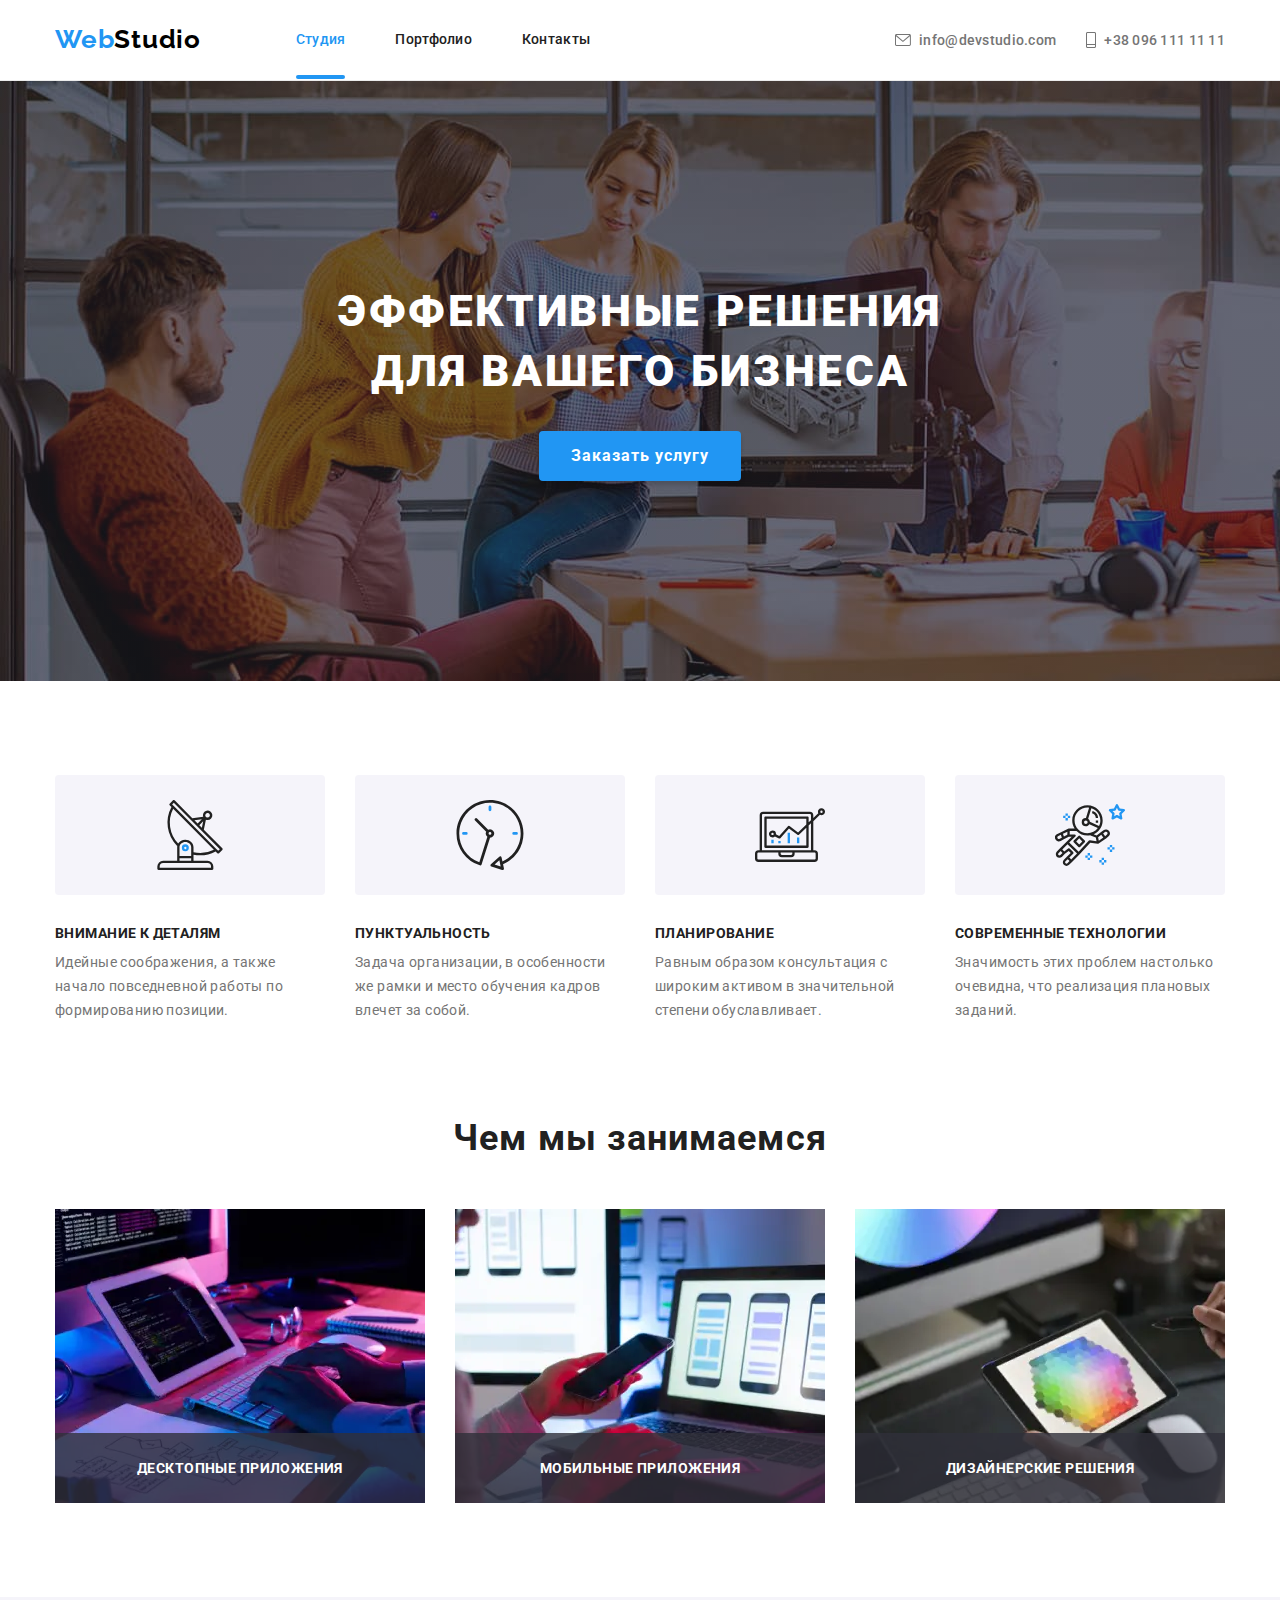
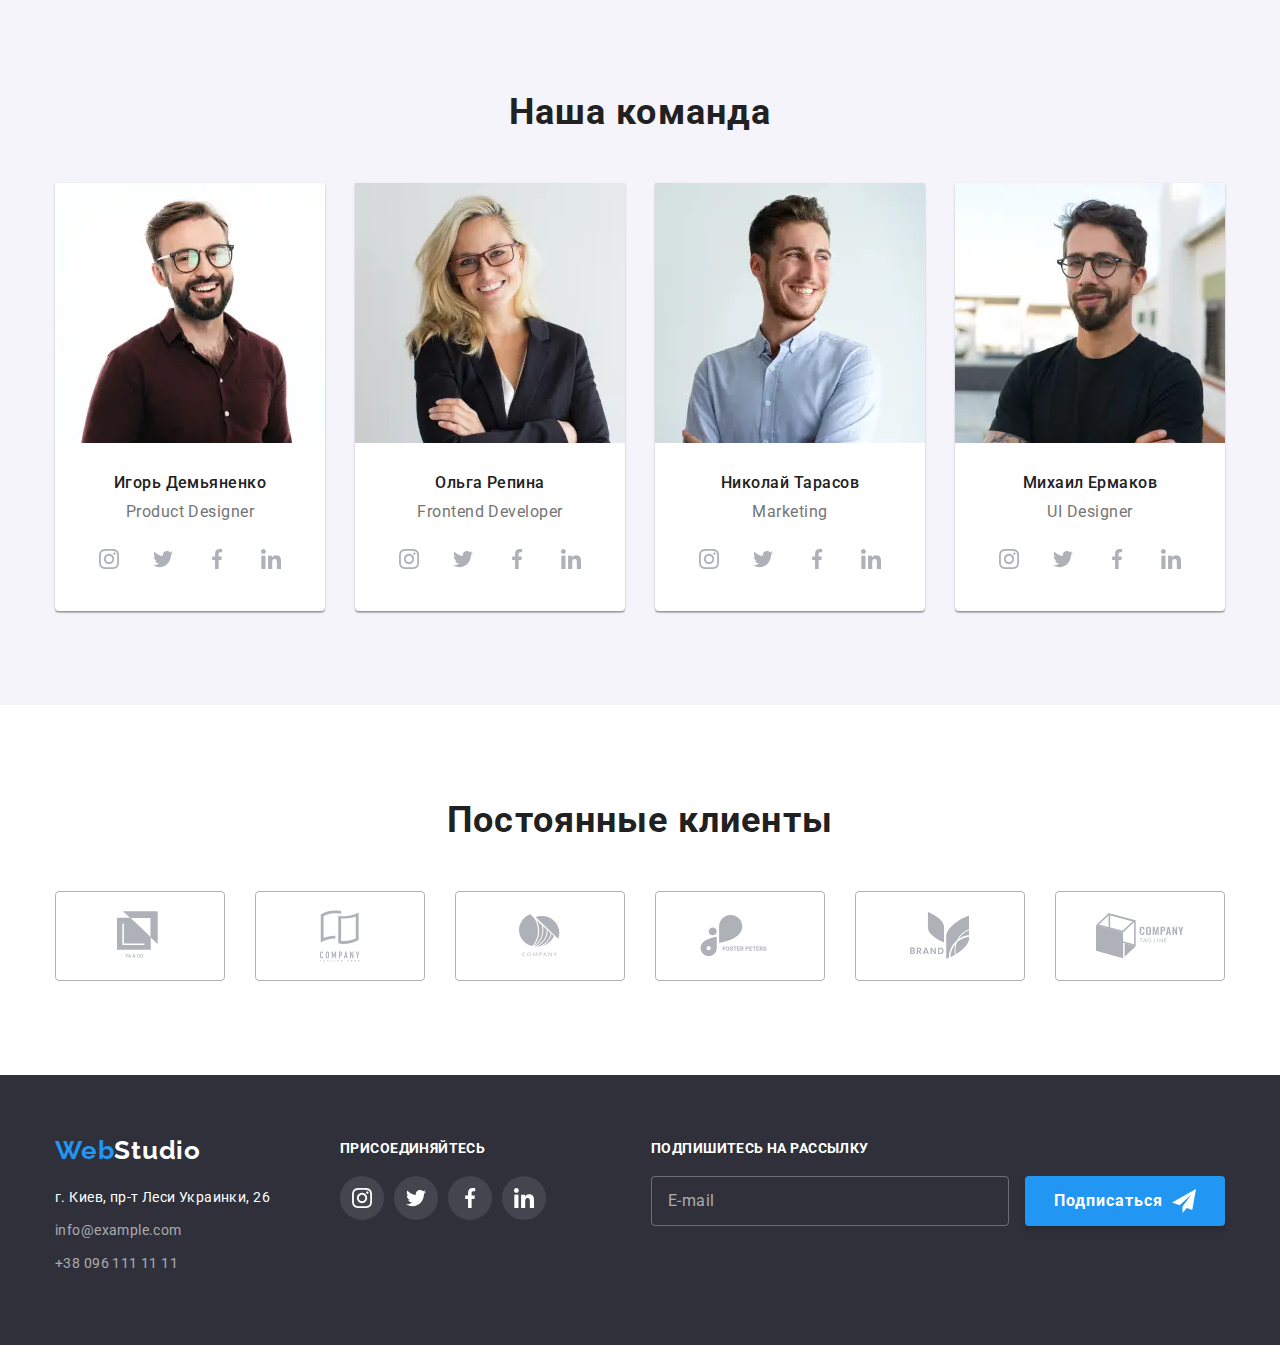
<file: index.html>
<!DOCTYPE html>
<html lang="ru">
  <head>
    <meta charset="UTF-8" />
    <meta name="viewport" content="width=device-width, initial-scale=1.0" />
    <title>WebStudio</title>
    <link
      rel="stylesheet"
      href="https://cdnjs.cloudflare.com/ajax/libs/modern-normalize/1.0.0/modern-normalize.css"
    />
    <link
      href="https://fonts.googleapis.com/css2?family=Raleway:wght@700&family=Roboto:wght@400;500;700;900&display=swap"
      rel="stylesheet"
    />
    <link rel="stylesheet" href="./css/main.min.css" />
  </head>
  <body>
    <!-- HEADER -->
    <header class="header">
      <div class="container">
        <a
          class="logo"
          href="./index.html"
          lang="en"
          aria-label="логотип вэбстудии"
        >
          <span style="color: #2196f3">Web</span
          ><span style="color: black">Studio</span>
        </a>
        <button
          type="button"
          class="mobile-menu-btn"
          data-menu-button
          aria-expanded="false"
        >
          <svg
            width="24"
            height="16"
            aria-label="Переключатель мобильного меню"
          >
            <use class="icon-cross" href="./images/sprite.svg#icon-cross"></use>
            <use
              class="icon-burger"
              href="./images/sprite.svg#icon-burger-btn"
            ></use>
          </svg>
        </button>
        <div class="menu-container" data-menu>
          <ul class="navigation-list">
            <li class="navigation-list-item">
              <a class="header-nav-link current" href="./index.html">Студия</a>
            </li>
            <li class="navigation-list-item">
              <a class="header-nav-link" href="./portfolio.html">Портфолио</a>
            </li>
            <li class="navigation-list-item">
              <a class="header-nav-link" href="">Контакты</a>
            </li>
          </ul>

          <address>
            <ul class="contact-list">
              <li class="contact-list-item">
                <a class="contact-list-link" href="mailto:info@devstudio.com">
                  <svg class="icon-envelope" width="16" height="12">
                    <use href="./images/sprite.svg#icon-mail"></use>
                  </svg>
                  info@devstudio.com
                </a>
              </li>
              <li class="contact-list-item">
                <a class="contact-list-link" href="tel:+380961111111">
                  <svg class="icon-envelope" width="10" height="16">
                    <use href="./images/sprite.svg#icon-telephone"></use>
                  </svg>
                  +38 096 111 11 11</a
                >
              </li>
            </ul>
          </address>
        </div>
      </div>
    </header>
    <main>
      <!--HERO-->
      <section class="section hero">
        <div class="container">
          <div class="hero-items">
            <h1 class="hero-title">
              Эффективные решения <br />
              для вашего бизнеса
            </h1>
            <button class="hero-btn" type="button" data-modal-open>
              Заказать услугу
            </button>
          </div>
        </div>
      </section>

      <section class="section no-bottom-padding">
        <div class="container">
          <ul class="features-list">
            <li class="features-list-item icon-anthena">
              <h3 class="features-title">Внимание к деталям</h3>
              <p class="features-description">
                Идейные соображения, а также начало повседневной работы по
                формированию позиции.
              </p>
            </li>
            <li class="features-list-item icon-clock">
              <h3 class="features-title">Пунктуальность</h3>
              <p class="features-description">
                Задача организации, в особенности же рамки и место обучения
                кадров влечет за собой.
              </p>
            </li>
            <li class="features-list-item icon-diagram">
              <h3 class="features-title">Планирование</h3>
              <p class="features-description">
                Равным образом консультация с широким активом в значительной
                степени обуславливает.
              </p>
            </li>
            <li class="features-list-item icon-astronaut">
              <h3 class="features-title">Современные технологии</h3>
              <p class="features-description">
                Значимость этих проблем настолько очевидна, что реализация
                плановых заданий.
              </p>
            </li>
          </ul>
        </div>
      </section>

      <section class="section whatwedo">
        <div class="container">
          <h2 class="section-title">Чем мы занимаемся</h2>
          <ul class="what-we-do-list">
            <li class="what-we-do-card">
              <picture>
                <source
                  srcset="
                    ./images/whatwedo/whatwedo-desktop-1.webp    1x,
                    ./images/whatwedo/whatwedo-desktop-1@2x.webp 2x
                  "
                  type="image/webp"
                />
                <source
                  srcset="
                    ./images/whatwedo/whatwedo-desktop-1.jpg    1x,
                    ./images/whatwedo/whatwedo-desktop-1@2x.jpg 2x
                  "
                />
                <img
                  src="./images/whatwedo/whatwedo-desktop-1.jpg"
                  width="370"
                  height="294"
                  alt="Крупный план программист работает за компьютером"
                />
              </picture>
              <h3 class="whatwedo-title">Десктопные приложения</h3>
            </li>
            <li class="what-we-do-card">
              <picture>
                <source
                  srcset="
                    ./images/whatwedo/whatwedo-desktop-2.webp    1x,
                    ./images/whatwedo/whatwedo-desktop-2@2x.webp 2x
                  "
                  media="(min-width: 1200px)"
                  type="image/webp"
                />
                <source
                  srcset="
                    ./images/whatwedo/whatwedo-desktop-2.jpg    1x,
                    ./images/whatwedo/whatwedo-desktop-2@2x.jpg 2x
                  "
                  media="(min-width: 1200px)"
                />
                <img
                  src="./images/whatwedo/whatwedo-desktop-2.jpg"
                  width="370"
                  height="294"
                  alt="Ноутбук и мобильный телефон"
                />
              </picture>
              <h3 class="whatwedo-title">Мобильные приложения</h3>
            </li>
            <li class="what-we-do-card">
              <picture>
                <source
                  srcset="
                    ./images/whatwedo/whatwedo-desktop-3.webp    1x,
                    ./images/whatwedo/whatwedo-desktop-3@2x.webp 2x
                  "
                  media="(min-width: 1200px)"
                  type="image/webp"
                />
                <source
                  srcset="
                    ./images/whatwedo/whatwedo-desktop-3.jpg    1x,
                    ./images/whatwedo/whatwedo-desktop-3@2x.jpg 2x
                  "
                  media="(min-width: 1200px)"
                />
                <img
                  src="./images/whatwedo/whatwedo-desktop-3.jpg"
                  width="370"
                  height="294"
                  alt="Человек рисует на планшете"
                />
              </picture>
              <h3 class="whatwedo-title">Дизайнерские решения</h3>
            </li>
          </ul>
        </div>
      </section>

      <section class="section team">
        <div class="container">
          <h2 class="section-title">Наша команда</h2>
          <ul class="team-list">
            <li class="team-list-item">
              <picture>
                <source
                  srcset="
                    ./images/team/team-1/team-1-desktop.webp 1x,
                    ./images/team/team-1/team-1-desktop.webp 2x
                  "
                  media="(min-width:1200px)"
                  type="image/webp"
                />

                <source
                  srcset="
                    ./images/team/team-1/team-1-desktop.jpg    1x,
                    ./images/team/team-1/team-1-desktop@2x.jpg 2x
                  "
                  media="(min-width:1200px)"
                />

                <source
                  srcset="
                    ./images/team/team-1/team-1-tablet.webp    1x,
                    ./images/team/team-1/team-1-tablet@2x.webp 2x
                  "
                  media="(min-width:768px)"
                  type="image/webp"
                />

                <source
                  srcset="
                    ./images/team/team-1/team-1-tablet.jpg    1x,
                    ./images/team/team-1/team-1-tablet@2x.jpg 2x
                  "
                  media="(min-width:768px)"
                />

                <source
                  srcset="
                    ./images/team/team-1/team-1-mobile.webp    1x,
                    ./images/team/team-1/team-1-mobile@2x.webp 2x
                  "
                  media="(max-width:767px)"
                  type="image/webp"
                />

                <source
                  srcset="
                    ./images/team/team-1/team-1-mobile.jpg    1x,
                    ./images/team/team-1/team-1-mobile@2x.jpg 2x
                  "
                  media="(max-width:767px)"
                />

                <img
                  src="./images/team/team-1/team-1-mobile.jpg"
                  width="100%"
                  alt="Фото Игорь Демьяненко"
                />
              </picture>

              <div class="team-card">
                <h3 class="team-member">Игорь Демьяненко</h3>
                <p class="position-name" lang="en">Product Designer</p>
                <ul class="social-links white-theme">
                  <li>
                    <a
                      class="social-item"
                      target="_blank"
                      href="https://www.instagram.com"
                    >
                      <svg class="instagram-icon" width="20" height="20">
                        <use href="./images/sprite.svg#icon-instagram"></use>
                      </svg>
                    </a>
                  </li>
                  <li>
                    <a
                      class="social-item"
                      target="_blank"
                      href="https://twitter.com"
                    >
                      <svg class="twitter-icon" width="20" height="20">
                        <use href="./images/sprite.svg#icon-twitter"></use>
                      </svg>
                    </a>
                  </li>
                  <li>
                    <a
                      class="social-item"
                      target="_blank"
                      href="https://www.facebook.com"
                      ><svg class="facebook-icon" width="20" height="20">
                        <use href="./images/sprite.svg#icon-facebook"></use>
                      </svg>
                    </a>
                  </li>
                  <li>
                    <a
                      class="social-item"
                      target="_blank"
                      href="https://www.linkedin.com"
                      ><svg class="linkedin-icon" width="20" height="20">
                        <use href="./images/sprite.svg#icon-linkedin"></use>
                      </svg>
                    </a>
                  </li>
                </ul>
              </div>
            </li>
            <li class="team-list-item">
              <picture>
                <source
                  srcset="
                    ./images/team/team-2/team-2-desktop.webp 1x,
                    ./images/team/team-2/team-2-desktop.webp 2x
                  "
                  media="(min-width:1200px)"
                  type="image/webp"
                />

                <source
                  srcset="
                    ./images/team/team-2/team-2-desktop.jpg    1x,
                    ./images/team/team-2/team-2-desktop@2x.jpg 2x
                  "
                  media="(min-width:1200px)"
                />

                <source
                  srcset="
                    ./images/team/team-2/team-2-tablet.webp    1x,
                    ./images/team/team-2/team-2-tablet@2x.webp 2x
                  "
                  media="(min-width:768px)"
                  type="image/webp"
                />

                <source
                  srcset="
                    ./images/team/team-2/team-2-tablet.jpg    1x,
                    ./images/team/team-2/team-2-tablet@2x.jpg 2x
                  "
                  media="(min-width:768px)"
                />

                <source
                  srcset="
                    ./images/team/team-2/team-2-mobile.webp    1x,
                    ./images/team/team-2/team-2-mobile@2x.webp 2x
                  "
                  media="(max-width:767px)"
                  type="image/webp"
                />

                <source
                  srcset="
                    ./images/team/team-2/team-2-mobile.jpg    1x,
                    ./images/team/team-2/team-2-mobile@2x.jpg 2x
                  "
                  media="(max-width:767px)"
                />

                <img
                  src="./images/team/team-2/team-2-mobile.jpg"
                  width="100%"
                  alt="Фото Ольга Репина"
                />
              </picture>
              <div class="team-card">
                <h3 class="team-member">Ольга Репина</h3>
                <p class="position-name" lang="en">Frontend Developer</p>
                <ul class="social-links white-theme">
                  <li>
                    <a
                      class="social-item"
                      target="_blank"
                      href="https://www.instagram.com"
                    >
                      <svg class="instagram-icon" width="20" height="20">
                        <use href="./images/sprite.svg#icon-instagram"></use>
                      </svg>
                    </a>
                  </li>
                  <li>
                    <a
                      class="social-item"
                      target="_blank"
                      href="https://twitter.com"
                      ><svg class="twitter-icon" width="20" height="20">
                        <use href="./images/sprite.svg#icon-twitter"></use>
                      </svg>
                    </a>
                  </li>
                  <li>
                    <a
                      class="social-item"
                      target="_blank"
                      href="https://www.facebook.com"
                      ><svg class="facebook-icon" width="20" height="20">
                        <use href="./images/sprite.svg#icon-facebook"></use>
                      </svg>
                    </a>
                  </li>
                  <li>
                    <a
                      class="social-item"
                      target="_blank"
                      href="https://www.linkedin.com"
                      ><svg class="linkedin-icon" width="20" height="20">
                        <use href="./images/sprite.svg#icon-linkedin"></use>
                      </svg>
                    </a>
                  </li>
                </ul>
              </div>
            </li>
            <li class="team-list-item">
              <picture>
                <source
                  srcset="
                    ./images/team/team-3/team-3-desktop.webp 1x,
                    ./images/team/team-3/team-3-desktop.webp 2x
                  "
                  media="(min-width:1200px)"
                  type="image/webp"
                />

                <source
                  srcset="
                    ./images/team/team-3/team-3-desktop.jpg    1x,
                    ./images/team/team-3/team-3-desktop@2x.jpg 2x
                  "
                  media="(min-width:1200px)"
                />

                <source
                  srcset="
                    ./images/team/team-3/team-3-tablet.webp    1x,
                    ./images/team/team-3/team-3-tablet@2x.webp 2x
                  "
                  media="(min-width:768px)"
                  type="image/webp"
                />

                <source
                  srcset="
                    ./images/team/team-3/team-3-tablet.jpg    1x,
                    ./images/team/team-3/team-3-tablet@2x.jpg 2x
                  "
                  media="(min-width:768px)"
                />

                <source
                  srcset="
                    ./images/team/team-3/team-3-mobile.webp    1x,
                    ./images/team/team-3/team-3-mobile@2x.webp 2x
                  "
                  media="(max-width:767px)"
                  type="image/webp"
                />

                <source
                  srcset="
                    ./images/team/team-3/team-3-mobile.jpg    1x,
                    ./images/team/team-3/team-3-mobile@2x.jpg 2x
                  "
                  media="(max-width:767px)"
                />

                <img
                  src="./images/team/team-3/team-3-mobile.jpg"
                  width="100%"
                  alt="Фото Николай Тарасов"
                />
              </picture>
              <div class="team-card">
                <h3 class="team-member">Николай Тарасов</h3>
                <p class="position-name" lang="en">Marketing</p>
                <ul class="social-links white-theme">
                  <li>
                    <a
                      class="social-item"
                      target="_blank"
                      href="https://www.instagram.com"
                    >
                      <svg class="instagram-icon" width="20" height="20">
                        <use href="./images/sprite.svg#icon-instagram"></use>
                      </svg>
                    </a>
                  </li>
                  <li>
                    <a
                      class="social-item"
                      target="_blank"
                      href="https://twitter.com"
                      ><svg class="twitter-icon" width="20" height="20">
                        <use href="./images/sprite.svg#icon-twitter"></use>
                      </svg>
                    </a>
                  </li>
                  <li>
                    <a
                      class="social-item"
                      target="_blank"
                      href="https://www.facebook.com"
                    >
                      <svg class="facebook-icon" width="20" height="20">
                        <use href="./images/sprite.svg#icon-facebook"></use>
                      </svg>
                    </a>
                  </li>
                  <li>
                    <a
                      class="social-item"
                      target="_blank"
                      href="https://www.linkedin.com"
                      ><svg class="linkedin-icon" width="20" height="20">
                        <use href="./images/sprite.svg#icon-linkedin"></use>
                      </svg>
                    </a>
                  </li>
                </ul>
              </div>
            </li>
            <li class="team-list-item">
              <picture>
                <source
                  srcset="
                    ./images/team/team-4/team-4-desktop.webp 1x,
                    ./images/team/team-4/team-4-desktop.webp 2x
                  "
                  media="(min-width:1200px)"
                  type="image/webp"
                />

                <source
                  srcset="
                    ./images/team/team-4/team-4-desktop.jpg    1x,
                    ./images/team/team-4/team-4-desktop@2x.jpg 2x
                  "
                  media="(min-width:1200px)"
                />

                <source
                  srcset="
                    ./images/team/team-4/team-4-tablet.webp    1x,
                    ./images/team/team-4/team-4-tablet@2x.webp 2x
                  "
                  media="(min-width:768px)"
                  type="image/webp"
                />

                <source
                  srcset="
                    ./images/team/team-4/team-4-tablet.jpg    1x,
                    ./images/team/team-4/team-4-tablet@2x.jpg 2x
                  "
                  media="(min-width:768px)"
                />

                <source
                  srcset="
                    ./images/team/team-4/team-4-mobile.webp    1x,
                    ./images/team/team-4/team-4-mobile@2x.webp 2x
                  "
                  media="(max-width:767px)"
                  type="image/webp"
                />

                <source
                  srcset="
                    ./images/team/team-4/team-4-mobile.jpg    1x,
                    ./images/team/team-4/team-4-mobile@2x.jpg 2x
                  "
                  media="(max-width:767px)"
                />

                <img
                  src="./images/team/team-4/team-4-mobile.jpg"
                  width="100%"
                  alt="Фото Михаил Ермаков"
                />
              </picture>
              <div class="team-card">
                <h3 class="team-member">Михаил Ермаков</h3>
                <p class="position-name" lang="en">UI Designer</p>
                <ul class="social-links white-theme">
                  <li>
                    <a
                      class="social-item"
                      target="_blank"
                      href="https://www.instagram.com"
                    >
                      <svg class="instagram-icon" width="20" height="20">
                        <use href="./images/sprite.svg#icon-instagram"></use>
                      </svg>
                    </a>
                  </li>
                  <li>
                    <a
                      class="social-item"
                      target="_blank"
                      href="https://twitter.com"
                      ><svg class="twitter-icon" width="20" height="20">
                        <use href="./images/sprite.svg#icon-twitter"></use>
                      </svg>
                    </a>
                  </li>
                  <li>
                    <a
                      class="social-item"
                      target="_blank"
                      href="https://www.facebook.com"
                      ><svg class="facebook-icon" width="20" height="20">
                        <use href="./images/sprite.svg#icon-facebook"></use>
                      </svg>
                    </a>
                  </li>
                  <li>
                    <a
                      class="social-item"
                      target="_blank"
                      href="https://www.linkedin.com"
                      ><svg class="linkedin-icon" width="20" height="20">
                        <use href="./images/sprite.svg#icon-linkedin"></use>
                      </svg>
                    </a>
                  </li>
                </ul>
              </div>
            </li>
          </ul>
        </div>
      </section>
      <!--CLIENTS-->
      <section class="section">
        <div class="container">
          <h2 class="section-title">Постоянные клиенты</h2>
          <ul class="clients-list">
            <li class="client-item">
              <a href="" class="client-link">
                <svg class="client-logo" width="45" height="50">
                  <use href="./images/sprite.svg#icon-logo1"></use>
                </svg>
              </a>
            </li>
            <li class="client-item">
              <a href="" class="client-link"
                ><svg class="client-logo" width="40" height="52">
                  <use href="./images/sprite.svg#icon-logo2"></use>
                </svg>
              </a>
            </li>
            <li class="client-item">
              <a href="" class="client-link">
                <svg class="client-logo" width="41" height="43">
                  <use href="./images/sprite.svg#icon-logo3"></use>
                </svg>
              </a>
            </li>
            <li class="client-item">
              <a href="" class="client-link">
                <svg class="client-logo" width="80" height="42">
                  <use href="./images/sprite.svg#icon-logo4"></use>
                </svg>
              </a>
            </li>
            <li class="client-item">
              <a href="" class="client-link">
                <svg class="client-logo" width="59" height="47">
                  <use href="./images/sprite.svg#icon-logo5"></use>
                </svg>
              </a>
            </li>
            <li class="client-item">
              <a href="" class="client-link">
                <svg class="client-logo" width="88" height="46">
                  <use href="./images/sprite.svg#icon-logo6"></use>
                </svg>
              </a>
            </li>
          </ul>
        </div>
      </section>
    </main>
    <!--FOOTER-->
    <footer class="section footer">
      <div class="container">
        <div class="footer-container">
          <div class="footer-contacts">
            <a
              class="logo"
              href="./index.html"
              lang="en"
              aria-label="логотип вeбстудии"
              ><span style="color: #2196f3">Web</span
              ><span style="color: #ffffff">Studio</span></a
            >
            <address>
              <ul>
                <li>
                  <a
                    class="footer-contact-address"
                    href="https://goo.gl/maps/ndvMdk8LUqKZCVPy7"
                    target="_blank"
                    >г. Киев, пр-т Леси Украинки, 26</a
                  >
                </li>
                <li>
                  <a
                    class="footer-contact-non-address"
                    href="mailto:info@example.com"
                    >info@example.com</a
                  >
                </li>
                <li>
                  <a class="footer-contact-non-address" href="tel:+380991111111"
                    >+38 096 111 11 11</a
                  >
                </li>
              </ul>
            </address>
          </div>
          <div class="joinus">
            <h3 class="footer-title">присоединяйтесь</h3>
            <ul class="social-links dark-theme">
              <li>
                <a
                  class="social-item"
                  target="_blank"
                  href="https://www.instagram.com"
                >
                  <svg class="instagram-icon" width="20" height="20">
                    <use href="./images/sprite.svg#icon-instagram"></use>
                  </svg>
                </a>
              </li>
              <li>
                <a
                  class="social-item"
                  target="_blank"
                  href="https://twitter.com"
                  ><svg class="twitter-icon" width="20" height="20">
                    <use href="./images/sprite.svg#icon-twitter"></use>
                  </svg>
                </a>
              </li>
              <li>
                <a
                  class="social-item"
                  target="_blank"
                  href="https://www.facebook.com"
                  ><svg class="facebook-icon" width="20" height="20">
                    <use href="./images/sprite.svg#icon-facebook"></use>
                  </svg>
                </a>
              </li>
              <li>
                <a
                  class="social-item"
                  target="_blank"
                  href="https://www.linkedin.com"
                  ><svg class="linkedin-icon" width="20" height="20">
                    <use href="./images/sprite.svg#icon-linkedin"></use>
                  </svg>
                </a>
              </li>
            </ul>
          </div>
          <div class="subscribe">
            <h3 class="footer-title">Подпишитесь на рассылку</h3>
            <div class="footer-form-wrapper">
              <form action="#" class="footer-form">
                <div class="footer-form-item">
                  <input
                    type="email"
                    name="email"
                    placeholder="E-mail"
                    class="footer-form-input"
                  />
                  <button type="submit" class="submit-btn">Подписаться</button>
                </div>
              </form>
            </div>
          </div>
        </div>
      </div>
    </footer>

    <!-- MODAL WINDOW -->
    <div class="backdrop is-hidden" data-modal>
      <div class="modal">
        <button type="button" class="close-btn" data-modal-close>
          <svg width="18" height="18">
            <use href="./images/sprite.svg#icon-cross"></use>
          </svg>
        </button>
        <div class="form">
          <h4 class="form-title">Оставьте свои данные, мы вам перезвоним</h4>
          <form action="#" class="form-body">
            <div class="form-item">
              <label class="form-label">
                <span class="form-field-wrapper">
                  Имя
                  <input type="text" name="name" class="form-input" required />
                  <svg class="form-icon" width="18" height="18">
                    <use href="./images/sprite.svg#icon-name"></use>
                  </svg>
                </span>
              </label>
            </div>
            <div class="form-item">
              <label class="form-label">
                <span class="form-field-wrapper">
                  Телефон
                  <input type="tel" name="tel" class="form-input" />
                  <svg class="form-icon" width="18" height="18">
                    <use href="./images/sprite.svg#icon-phone"></use>
                  </svg>
                </span>
              </label>
            </div>
            <div class="form-item">
              <label class="form-label">
                <span class="form-field-wrapper">
                  Почта
                  <input type="email" name="email" class="form-input" />
                  <svg class="form-icon" width="18" height="18">
                    <use href="./images/sprite.svg#icon-email"></use>
                  </svg>
                </span>
              </label>
            </div>
            <div class="form-item">
              <label for="formComment" class="form-label">Комментарий</label>
              <textarea
                name="comment"
                id="formComment"
                class="form-input"
                placeholder="Введите текст"
              ></textarea>
            </div>
            <div class="form-item">
              <div class="checkbox">
                <label class="checkbox-label">
                  <input
                    type="checkbox"
                    name="toc"
                    value="toc"
                    class="checkbox-input"
                  />
                  <span class="checkbox-custom-box"></span>
                  <span class="checkbox-text"
                    >Соглашаюсь с рассылкой и принимаю&nbsp<a href=""
                      >Условия договора</a
                    ></span
                  >
                </label>
              </div>
            </div>
            <button type="submit" class="form-btn">Отправить</button>
          </form>
        </div>
      </div>
    </div>
    <script src="./js/modal.js"></script>
    <script src="./js/menu.js"></script>
  </body>
</html>
</file>
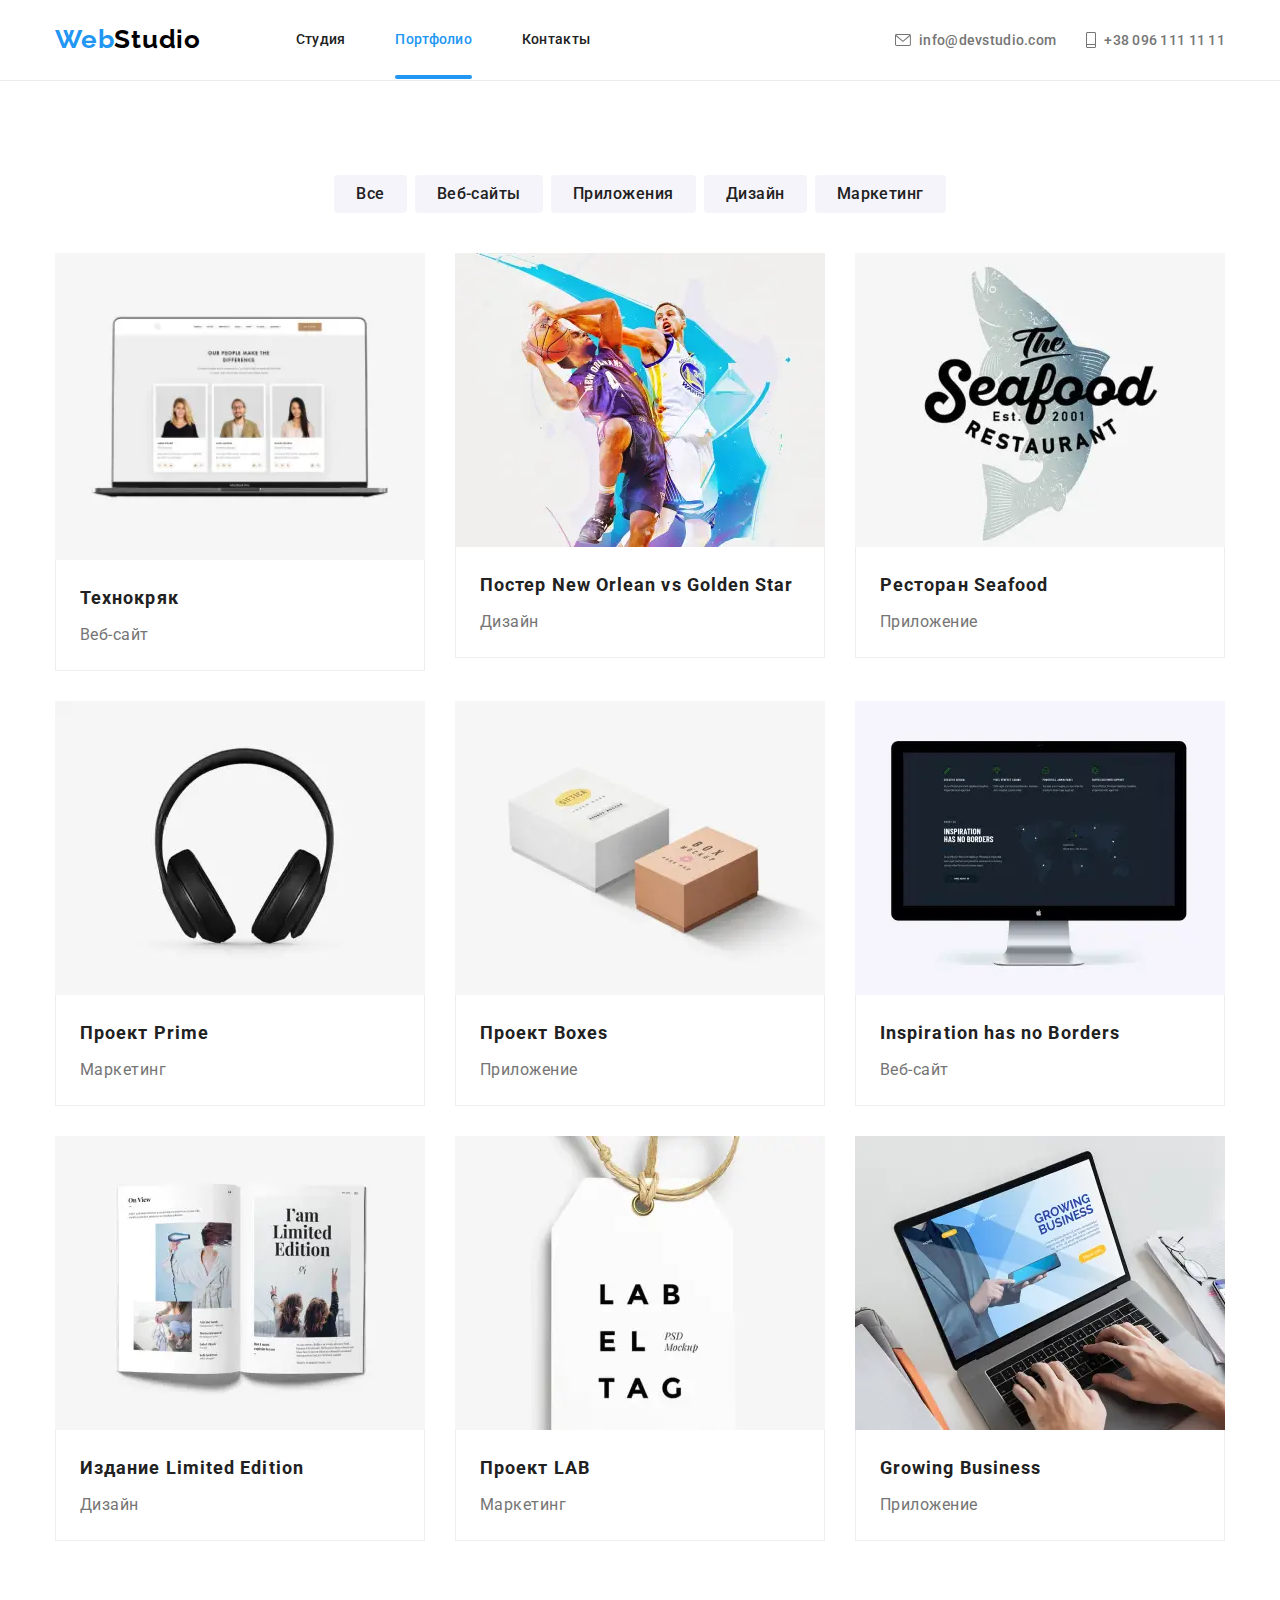
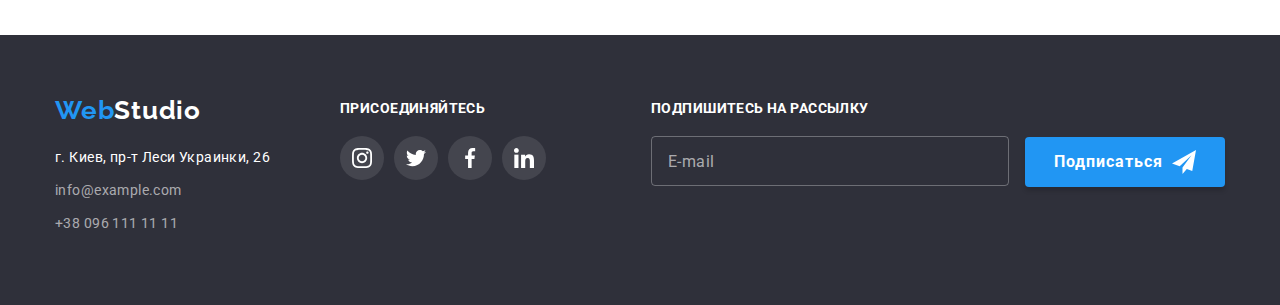
<file: portfolio.html>
<!DOCTYPE html>
<html lang="en">
  <head>
    <meta charset="UTF-8" />
    <meta name="viewport" content="width=device-width, initial-scale=1.0" />
    <title>WebStudio Portfolio</title>
    <link
      rel="stylesheet"
      href="https://cdnjs.cloudflare.com/ajax/libs/modern-normalize/1.0.0/modern-normalize.css"
    />
    <link
      href="https://fonts.googleapis.com/css2?family=Raleway:wght@700&family=Roboto:wght@400;500;700;900&display=swap"
      rel="stylesheet"
    />
    <link rel="stylesheet" href="./css/portfolio.min.css" />
  </head>

  <body>
    <!--HEADER-->
    <header class="header">
      <div class="container">
        <a
          class="logo"
          href="./index.html"
          lang="en"
          aria-label="логотип вэбстудии"
          ><span style="color: #2196f3">Web</span
          ><span style="color: black">Studio</span>
        </a>
        <!-- <nav class="navigation"> -->
        <button
          type="button"
          class="mobile-menu-btn"
          data-menu-button
          aria-expanded="false"
        >
          <svg
            width="24"
            height="16"
            aria-label="Переключатель мобильного меню"
          >
            <use class="icon-cross" href="./images/sprite.svg#icon-cross"></use>
            <use
              class="icon-burger"
              href="./images/sprite.svg#icon-burger-btn"
            ></use>
          </svg>
        </button>
        <div class="menu-container" data-menu>
          <ul class="navigation-list">
            <li class="navigation-list-item">
              <a class="header-nav-link" href="./index.html">Студия</a>
            </li>
            <li class="navigation-list-item">
              <a class="header-nav-link current" href="./portfolio.html"
                >Портфолио</a
              >
            </li>
            <li class="navigation-list-item">
              <a class="header-nav-link" href="">Контакты</a>
            </li>
          </ul>

          <address>
            <ul class="contact-list">
              <li class="contact-list-item">
                <a class="contact-list-link" href="mailto:info@devstudio.com">
                  <svg class="icon-envelope" width="16" height="12">
                    <use href="./images/sprite.svg#icon-mail"></use>
                  </svg>
                  info@devstudio.com
                </a>
              </li>
              <li class="contact-list-item">
                <a class="contact-list-link" href="tel:+380961111111">
                  <svg class="icon-envelope" width="10" height="16">
                    <use href="./images/sprite.svg#icon-telephone"></use>
                  </svg>
                  +38 096 111 11 11</a
                >
              </li>
            </ul>
          </address>
        </div>
      </div>
    </header>
    <main>
      <!--PROJECTS-->
      <section class="section projects">
        <div class="container">
          <h1 hidden>Проекты</h1>
          <nav>
            <ul class="project-filter">
              <li class="project-filter-item">
                <button class="projects-button" type="button">Все</button>
              </li>
              <li class="project-filter-item">
                <button class="projects-button" type="button">Веб-сайты</button>
              </li>
              <li class="project-filter-item">
                <button class="projects-button" type="button">
                  Приложения
                </button>
              </li>
              <li class="project-filter-item">
                <button class="projects-button" type="button">Дизайн</button>
              </li>
              <li class="project-filter-item">
                <button class="projects-button" type="button">Маркетинг</button>
              </li>
            </ul>
          </nav>
          <ul class="projects-gallery">
            <li class="project-container">
              <a class="project-container-link" href="">
                <div class="project-thumb">
                  <picture>
                    <source
                      srcset="
                        ./images/portfolio/project-1/project-1-desktop.webp    1x,
                        ./images/portfolio/project-1/project-1-desktop@2x.webp 2x
                      "
                      media="(min-width:1200px)"
                      type="image/webp"
                    />

                    <source
                      srcset="
                        ./images/portfolio/project-1/project-1-desktop.jpg    1x,
                        ./images/portfolio/project-1/project-1-desktop@2x.jpg 2x
                      "
                      media="(min-width:1200px)"
                    />

                    <source
                      srcset="
                        ./images/portfolio/project-1/project-1-tablet.webp    1x,
                        ./images/portfolio/project-1/project-1-tablet@2x.webp 2x
                      "
                      media="(min-width:768px)"
                      type="image/webp"
                    />

                    <source
                      srcset="
                        ./images/portfolio/project-1/project-1-tablet.jpg    1x,
                        ./images/portfolio/project-1/project-1-tablet@2x.jpg 2x
                      "
                      media="(min-width:768px)"
                    />

                    <source
                      srcset="
                        ./images/portfolio/project-1/project-1-mobile.webp    1x,
                        ./images/portfolio/project-1/project-1-mobile@2x.webp 2x
                      "
                      media="(max-width:767px)"
                      type="image/webp"
                    />

                    <source
                      srcset="
                        ./images/portfolio/project-1/project-1-mobile.jpg    1x,
                        ./images/portfolio/project-1/project-1-mobile@2x.jpg 2x
                      "
                      media="(max-width:767px)"
                    />

                    <img
                      src="./images/portfolio/project-1/project-1-mobile.jpg"
                      width="100%"
                      alt="Стартовая страница проекта Технокряк на ноутбуке"
                    />
                  </picture>

                  <div class="overlay">
                    <p class="project-description">
                      Технокряк это современная площадка распространения
                      коронавируса. Компании используют эту платформу для
                      цифрового шпионажа и атак на защищённые сервера
                      конкурентов.
                    </p>
                  </div>
                </div>
                <div class="project-card">
                  <h2 class="project-title">Технокряк</h2>
                  <p class="project-type">Веб-сайт</p>
                </div>
              </a>
            </li>
            <li class="project-container">
              <a class="project-container-link" href="">
                <div class="project-thumb">
                  <picture>
                    <source
                      srcset="
                        ./images/portfolio/project-2/project-2-desktop.webp    1x,
                        ./images/portfolio/project-2/project-2-desktop@2x.webp 2x
                      "
                      media="(min-width:1200px)"
                      type="image/webp"
                    />

                    <source
                      srcset="
                        ./images/portfolio/project-2/project-2-desktop.jpg    1x,
                        ./images/portfolio/project-2/project-2-desktop@2x.jpg 2x
                      "
                      media="(min-width:1200px)"
                    />

                    <source
                      srcset="
                        ./images/portfolio/project-2/project-2-tablet.webp    1x,
                        ./images/portfolio/project-2/project-2-tablet@2x.webp 2x
                      "
                      media="(min-width:768px)"
                      type="image/webp"
                    />

                    <source
                      srcset="
                        ./images/portfolio/project-2/project-2-tablet.jpg    1x,
                        ./images/portfolio/project-2/project-2-tablet@2x.jpg 2x
                      "
                      media="(min-width:768px)"
                    />

                    <source
                      srcset="
                        ./images/portfolio/project-2/project-2-mobile.webp    1x,
                        ./images/portfolio/project-2/project-2-mobile@2x.webp 2x
                      "
                      media="(max-width:767px)"
                      type="image/webp"
                    />

                    <source
                      srcset="
                        ./images/portfolio/project-2/project-2-mobile.jpg    1x,
                        ./images/portfolio/project-2/project-2-mobile@2x.jpg 2x
                      "
                      media="(max-width:767px)"
                    />

                    <img
                      src="./images/portfolio/project-2/project-2-mobile.jpg"
                      width="100%"
                      alt="Постер: два баскетболиста с мячом"
                    />
                  </picture>
                  <div class="overlay">
                    <p class="project-description">
                      Технокряк это современная площадка распространения
                      коронавируса. Компании используют эту платформу для
                      цифрового шпионажа и атак на защищённые сервера
                      конкурентов.
                    </p>
                  </div>
                </div>
                <div class="project-card">
                  <h2 class="project-title">
                    <span>Постер </span
                    ><span lang="en">New Orlean vs Golden Star</span>
                  </h2>
                  <p class="project-type">Дизайн</p>
                </div>
              </a>
            </li>
            <li class="project-container">
              <a class="project-container-link" href="">
                <div class="project-thumb">
                  <picture>
                    <source
                      srcset="
                        ./images/portfolio/project-3/project-3-desktop.webp    1x,
                        ./images/portfolio/project-3/project-3-desktop@2x.webp 2x
                      "
                      media="(min-width:1200px)"
                      type="image/webp"
                    />

                    <source
                      srcset="
                        ./images/portfolio/project-3/project-3-desktop.jpg    1x,
                        ./images/portfolio/project-3/project-3-desktop@2x.jpg 2x
                      "
                      media="(min-width:1200px)"
                    />

                    <source
                      srcset="
                        ./images/portfolio/project-3/project-3-tablet.webp    1x,
                        ./images/portfolio/project-3/project-3-tablet@2x.webp 2x
                      "
                      media="(min-width:768px)"
                      type="image/webp"
                    />

                    <source
                      srcset="
                        ./images/portfolio/project-3/project-3-tablet.jpg    1x,
                        ./images/portfolio/project-3/project-3-tablet@2x.jpg 2x
                      "
                      media="(min-width:768px)"
                    />

                    <source
                      srcset="
                        ./images/portfolio/project-3/project-3-mobile.webp    1x,
                        ./images/portfolio/project-3/project-3-mobile@2x.webp 2x
                      "
                      media="(max-width:767px)"
                      type="image/webp"
                    />

                    <source
                      srcset="
                        ./images/portfolio/project-3/project-3-mobile.jpg    1x,
                        ./images/portfolio/project-3/project-3-mobile@2x.jpg 2x
                      "
                      media="(max-width:767px)"
                    />

                    <img
                      src="./images/portfolio/project-3/project-3-mobile.jpg"
                      width="100%"
                      alt="Надпись Seafood Restaurant Est.2000 на фоне изображения рыбы"
                    />
                  </picture>
                  <div class="overlay">
                    <p class="project-description">
                      Технокряк это современная площадка распространения
                      коронавируса. Компании используют эту платформу для
                      цифрового шпионажа и атак на защищённые сервера
                      конкурентов.
                    </p>
                  </div>
                </div>
                <div class="project-card">
                  <h2 class="project-title">
                    <span>Ресторан </span><span lang="en">Seafood</span>
                  </h2>
                  <p class="project-type">Приложение</p>
                </div>
              </a>
            </li>
            <li class="project-container">
              <a class="project-container-link" href="">
                <div class="project-thumb">
                  <picture>
                    <source
                      srcset="
                        ./images/portfolio/project-4/project-4-desktop.webp    1x,
                        ./images/portfolio/project-4/project-4-desktop@2x.webp 2x
                      "
                      media="(min-width:1200px)"
                      type="image/webp"
                    />

                    <source
                      srcset="
                        ./images/portfolio/project-4/project-4-desktop.jpg    1x,
                        ./images/portfolio/project-4/project-4-desktop@2x.jpg 2x
                      "
                      media="(min-width:1200px)"
                    />

                    <source
                      srcset="
                        ./images/portfolio/project-4/project-4-tablet.webp    1x,
                        ./images/portfolio/project-4/project-4-tablet@2x.webp 2x
                      "
                      media="(min-width:768px)"
                      type="image/webp"
                    />

                    <source
                      srcset="
                        ./images/portfolio/project-4/project-4-tablet.jpg    1x,
                        ./images/portfolio/project-4/project-4-tablet@2x.jpg 2x
                      "
                      media="(min-width:768px)"
                    />

                    <source
                      srcset="
                        ./images/portfolio/project-4/project-4-mobile.webp    1x,
                        ./images/portfolio/project-4/project-4-mobile@2x.webp 2x
                      "
                      media="(max-width:767px)"
                      type="image/webp"
                    />

                    <source
                      srcset="
                        ./images/portfolio/project-4/project-4-mobile.jpg    1x,
                        ./images/portfolio/project-4/project-4-mobile@2x.jpg 2x
                      "
                      media="(max-width:767px)"
                    />

                    <img
                      src="./images/portfolio/project-4/project-4-mobile.jpg"
                      width="100%"
                      alt="Черные наушники"
                    />
                  </picture>
                  <div class="overlay">
                    <p class="project-description">
                      Технокряк это современная площадка распространения
                      коронавируса. Компании используют эту платформу для
                      цифрового шпионажа и атак на защищённые сервера
                      конкурентов.
                    </p>
                  </div>
                </div>
                <div class="project-card">
                  <h2 class="project-title">
                    <span>Проект </span><span lang="en">Prime</span>
                  </h2>
                  <p class="project-type">Маркетинг</p>
                </div>
              </a>
            </li>
            <li class="project-container">
              <a class="project-container-link" href="">
                <div class="project-thumb">
                  <picture>
                    <source
                      srcset="
                        ./images/portfolio/project-5/project-5-desktop.webp    1x,
                        ./images/portfolio/project-5/project-5-desktop@2x.webp 2x
                      "
                      media="(min-width:1200px)"
                      type="image/webp"
                    />

                    <source
                      srcset="
                        ./images/portfolio/project-5/project-5-desktop.jpg    1x,
                        ./images/portfolio/project-5/project-5-desktop@2x.jpg 2x
                      "
                      media="(min-width:1200px)"
                    />

                    <source
                      srcset="
                        ./images/portfolio/project-5/project-5-tablet.webp    1x,
                        ./images/portfolio/project-5/project-5-tablet@2x.webp 2x
                      "
                      media="(min-width:768px)"
                      type="image/webp"
                    />

                    <source
                      srcset="
                        ./images/portfolio/project-5/project-5-tablet.jpg    1x,
                        ./images/portfolio/project-5/project-5-tablet@2x.jpg 2x
                      "
                      media="(min-width:768px)"
                    />

                    <source
                      srcset="
                        ./images/portfolio/project-5/project-5-mobile.webp    1x,
                        ./images/portfolio/project-5/project-5-mobile@2x.webp 2x
                      "
                      media="(max-width:767px)"
                      type="image/webp"
                    />

                    <source
                      srcset="
                        ./images/portfolio/project-5/project-5-mobile.jpg    1x,
                        ./images/portfolio/project-5/project-5-mobile@2x.jpg 2x
                      "
                      media="(max-width:767px)"
                    />

                    <img
                      src="./images/portfolio/project-5/project-5-mobile.jpg"
                      width="100%"
                      alt="Большая и маленькая картонные коробки"
                    />
                  </picture>
                  <div class="overlay">
                    <p class="project-description">
                      Технокряк это современная площадка распространения
                      коронавируса. Компании используют эту платформу для
                      цифрового шпионажа и атак на защищённые сервера
                      конкурентов.
                    </p>
                  </div>
                </div>
                <div class="project-card">
                  <h2 class="project-title">
                    <span>Проект </span> <span lang="en">Boxes</span>
                  </h2>
                  <p class="project-type">Приложение</p>
                </div>
              </a>
            </li>
            <li class="project-container">
              <a class="project-container-link" href="">
                <div class="project-thumb">
                  <picture>
                    <source
                      srcset="
                        ./images/portfolio/project-6/project-6-desktop.webp    1x,
                        ./images/portfolio/project-6/project-6-desktop@2x.webp 2x
                      "
                      media="(min-width:1200px)"
                      type="image/webp"
                    />

                    <source
                      srcset="
                        ./images/portfolio/project-6/project-6-desktop.jpg    1x,
                        ./images/portfolio/project-6/project-6-desktop@2x.jpg 2x
                      "
                      media="(min-width:1200px)"
                    />

                    <source
                      srcset="
                        ./images/portfolio/project-6/project-6-tablet.webp    1x,
                        ./images/portfolio/project-6/project-6-tablet@2x.webp 2x
                      "
                      media="(min-width:768px)"
                      type="image/webp"
                    />

                    <source
                      srcset="
                        ./images/portfolio/project-6/project-6-tablet.jpg    1x,
                        ./images/portfolio/project-6/project-6-tablet@2x.jpg 2x
                      "
                      media="(min-width:768px)"
                    />

                    <source
                      srcset="
                        ./images/portfolio/project-6/project-6-mobile.webp    1x,
                        ./images/portfolio/project-6/project-6-mobile@2x.webp 2x
                      "
                      media="(max-width:767px)"
                      type="image/webp"
                    />

                    <source
                      srcset="
                        ./images/portfolio/project-6/project-6-mobile.jpg    1x,
                        ./images/portfolio/project-6/project-6-mobile@2x.jpg 2x
                      "
                      media="(max-width:767px)"
                    />

                    <img
                      src="./images/portfolio/project-6/project-6-mobile.jpg"
                      width="100%"
                      alt="Изображение стартовой страницы проекта Inspiration has no Borders на экране iMac"
                    />
                  </picture>
                  <div class="overlay">
                    <p class="project-description">
                      Технокряк это современная площадка распространения
                      коронавируса. Компании используют эту платформу для
                      цифрового шпионажа и атак на защищённые сервера
                      конкурентов.
                    </p>
                  </div>
                </div>
                <div class="project-card">
                  <h2 class="project-title" lang="en">
                    Inspiration has no Borders
                  </h2>
                  <p class="project-type">Веб-сайт</p>
                </div>
              </a>
            </li>
            <li class="project-container">
              <a class="project-container-link" href="">
                <div class="project-thumb">
                  <picture>
                    <source
                      srcset="
                        ./images/portfolio/project-7/project-7-desktop.webp    1x,
                        ./images/portfolio/project-7/project-7-desktop@2x.webp 2x
                      "
                      media="(min-width:1200px)"
                      type="image/webp"
                    />

                    <source
                      srcset="
                        ./images/portfolio/project-7/project-7-desktop.jpg    1x,
                        ./images/portfolio/project-7/project-7-desktop@2x.jpg 2x
                      "
                      media="(min-width:1200px)"
                    />

                    <source
                      srcset="
                        ./images/portfolio/project-7/project-7-tablet.webp    1x,
                        ./images/portfolio/project-7/project-7-tablet@2x.webp 2x
                      "
                      media="(min-width:768px)"
                      type="image/webp"
                    />

                    <source
                      srcset="
                        ./images/portfolio/project-7/project-7-tablet.jpg    1x,
                        ./images/portfolio/project-7/project-7-tablet@2x.jpg 2x
                      "
                      media="(min-width:768px)"
                    />

                    <source
                      srcset="
                        ./images/portfolio/project-7/project-7-mobile.webp    1x,
                        ./images/portfolio/project-7/project-7-mobile@2x.webp 2x
                      "
                      media="(max-width:767px)"
                      type="image/webp"
                    />

                    <source
                      srcset="
                        ./images/portfolio/project-7/project-7-mobile.jpg    1x,
                        ./images/portfolio/project-7/project-7-mobile@2x.jpg 2x
                      "
                      media="(max-width:767px)"
                    />

                    <img
                      src="./images/portfolio/project-7/project-7-mobile.jpg"
                      width="100%"
                      alt="Развернутая книга со статьей о проекте Limited Edition"
                    />
                  </picture>

                  <div class="overlay">
                    <p class="project-description">
                      Технокряк это современная площадка распространения
                      коронавируса. Компании используют эту платформу для
                      цифрового шпионажа и атак на защищённые сервера
                      конкурентов.
                    </p>
                  </div>
                </div>
                <div class="project-card">
                  <h2 class="project-title">
                    <span>Издание </span> <span lang="en">Limited Edition</span>
                  </h2>
                  <p class="project-type">Дизайн</p>
                </div>
              </a>
            </li>
            <li class="project-container">
              <a class="project-container-link" href="">
                <div class="project-thumb">
                  <picture>
                    <source
                      srcset="
                        ./images/portfolio/project-8/project-8-desktop.webp    1x,
                        ./images/portfolio/project-8/project-8-desktop@2x.webp 2x
                      "
                      media="(min-width:1200px)"
                      type="image/webp"
                    />

                    <source
                      srcset="
                        ./images/portfolio/project-8/project-8-desktop.jpg    1x,
                        ./images/portfolio/project-8/project-8-desktop@2x.jpg 2x
                      "
                      media="(min-width:1200px)"
                    />

                    <source
                      srcset="
                        ./images/portfolio/project-8/project-8-tablet.webp    1x,
                        ./images/portfolio/project-8/project-8-tablet@2x.webp 2x
                      "
                      media="(min-width:768px)"
                      type="image/webp"
                    />

                    <source
                      srcset="
                        ./images/portfolio/project-8/project-8-tablet.jpg    1x,
                        ./images/portfolio/project-8/project-8-tablet@2x.jpg 2x
                      "
                      media="(min-width:768px)"
                    />

                    <source
                      srcset="
                        ./images/portfolio/project-8/project-8-mobile.webp    1x,
                        ./images/portfolio/project-8/project-8-mobile@2x.webp 2x
                      "
                      media="(max-width:767px)"
                      type="image/webp"
                    />

                    <source
                      srcset="
                        ./images/portfolio/project-8/project-8-mobile.jpg    1x,
                        ./images/portfolio/project-8/project-8-mobile@2x.jpg 2x
                      "
                      media="(max-width:767px)"
                    />

                    <img
                      src="./images/portfolio/project-8/project-8-mobile.jpg"
                      width="100%"
                      alt="Ярлык с надписью Lab El Tag"
                    />
                  </picture>
                  <div class="overlay">
                    <p class="project-description">
                      Технокряк это современная площадка распространения
                      коронавируса. Компании используют эту платформу для
                      цифрового шпионажа и атак на защищённые сервера
                      конкурентов.
                    </p>
                  </div>
                </div>
                <div class="project-card">
                  <h2 class="project-title">
                    <span>Проект </span> <span lang="en">LAB</span>
                  </h2>
                  <p class="project-type">Маркетинг</p>
                </div>
              </a>
            </li>
            <li class="project-container">
              <a class="project-container-link" href="">
                <div class="project-thumb">
                  <picture>
                    <source
                      srcset="
                        ./images/portfolio/project-9/project-9-desktop.webp    1x,
                        ./images/portfolio/project-9/project-9-desktop@2x.webp 2x
                      "
                      media="(min-width:1200px)"
                      type="image/webp"
                    />

                    <source
                      srcset="
                        ./images/portfolio/project-9/project-9-desktop.jpg    1x,
                        ./images/portfolio/project-9/project-9-desktop@2x.jpg 2x
                      "
                      media="(min-width:1200px)"
                    />

                    <source
                      srcset="
                        ./images/portfolio/project-9/project-9-tablet.webp    1x,
                        ./images/portfolio/project-9/project-9-tablet@2x.webp 2x
                      "
                      media="(min-width:768px)"
                      type="image/webp"
                    />

                    <source
                      srcset="
                        ./images/portfolio/project-9/project-9-tablet.jpg    1x,
                        ./images/portfolio/project-9/project-9-tablet@2x.jpg 2x
                      "
                      media="(min-width:768px)"
                    />

                    <source
                      srcset="
                        ./images/portfolio/project-9/project-9-mobile.webp    1x,
                        ./images/portfolio/project-9/project-9-mobile@2x.webp 2x
                      "
                      media="(max-width:767px)"
                      type="image/webp"
                    />

                    <source
                      srcset="
                        ./images/portfolio/project-9/project-9-mobile.jpg    1x,
                        ./images/portfolio/project-9/project-9-mobile@2x.jpg 2x
                      "
                      media="(max-width:767px)"
                    />

                    <img
                      src="./images/portfolio/project-9/project-9-mobile.jpg"
                      width="100%"
                      alt="Ноутбук с изображением приложения Growing Business"
                    />
                  </picture>

                  <div class="overlay">
                    <p class="project-description">
                      Технокряк это современная площадка распространения
                      коронавируса. Компании используют эту платформу для
                      цифрового шпионажа и атак на защищённые сервера
                      конкурентов.
                    </p>
                  </div>
                </div>
                <div class="project-card">
                  <h2 class="project-title" lang="en">Growing Business</h2>
                  <p class="project-type">Приложение</p>
                </div>
              </a>
            </li>
          </ul>
        </div>
      </section>
    </main>
    <!--FOOTER-->
    <footer class="section footer">
      <div class="container">
        <div class="footer-container">
          <div class="footer-contacts">
            <a
              class="logo"
              href="./index.html"
              lang="en"
              aria-label="логотип вeбстудии"
              ><span style="color: #2196f3">Web</span
              ><span style="color: #ffffff">Studio</span></a
            >
            <address>
              <ul>
                <li>
                  <a
                    class="footer-contact-address"
                    href="https://goo.gl/maps/ndvMdk8LUqKZCVPy7"
                    target="_blank"
                    >г. Киев, пр-т Леси Украинки, 26</a
                  >
                </li>
                <li>
                  <a
                    class="footer-contact-non-address"
                    href="mailto:info@example.com"
                    >info@example.com</a
                  >
                </li>
                <li>
                  <a class="footer-contact-non-address" href="tel:+380991111111"
                    >+38 096 111 11 11</a
                  >
                </li>
              </ul>
            </address>
          </div>
          <div class="joinus">
            <h3 class="footer-title">присоединяйтесь</h3>
            <ul class="social-links dark-theme">
              <li>
                <a
                  class="social-item"
                  target="_blank"
                  href="https://www.instagram.com"
                >
                  <svg class="instagram-icon" width="20" height="20">
                    <use href="./images/sprite.svg#icon-instagram"></use>
                  </svg>
                </a>
              </li>
              <li>
                <a
                  class="social-item"
                  target="_blank"
                  href="https://twitter.com"
                  ><svg class="twitter-icon" width="20" height="20">
                    <use href="./images/sprite.svg#icon-twitter"></use>
                  </svg>
                </a>
              </li>
              <li>
                <a
                  class="social-item"
                  target="_blank"
                  href="https://www.facebook.com"
                  ><svg class="facebook-icon" width="20" height="20">
                    <use href="./images/sprite.svg#icon-facebook"></use>
                  </svg>
                </a>
              </li>
              <li>
                <a
                  class="social-item"
                  target="_blank"
                  href="https://www.linkedin.com"
                  ><svg class="linkedin-icon" width="20" height="20">
                    <use href="./images/sprite.svg#icon-linkedin"></use>
                  </svg>
                </a>
              </li>
            </ul>
          </div>
          <div class="subscribe">
            <h3 class="footer-title">Подпишитесь на рассылку</h3>
            <div class="footer-form-wrapper">
              <form action="#" class="footer-form">
                <div class="footer-form-item">
                  <input
                    type="email"
                    name="email"
                    placeholder="E-mail"
                    class="footer-form-input"
                  />
                  <button type="submit" class="submit-btn">Подписаться</button>
                </div>
              </form>
            </div>
          </div>
        </div>
      </div>
    </footer>

    <script src="./js/menu.js"></script>
  </body>
</html>
</file>
<file: css/main.min.css>
body{color:#212121;font-family:Roboto, sans-serif;font-style:normal}ul{list-style:none}p,ul,h1,h2,h3,h4{margin:0;padding:0}a{text-decoration:none}address{font-style:normal}img{display:block}.section{padding-top:60px;padding-bottom:60px}.section.hero{padding-top:118px;padding-bottom:118px}.section.footer{padding-top:60px;padding-bottom:60px}@media screen and (min-width: 1200px){.section{padding-top:94px;padding-bottom:94px}.section.no-bottom-padding{padding-bottom:0}.section.hero{padding-top:200px;padding-bottom:200px}}.form *{outline:none}.container{width:100%;padding-left:15px;padding-right:15px}@media screen and (min-width: 320px){.container{max-width:480px;margin:0 auto}.header .container{display:-webkit-box;display:-ms-flexbox;display:flex;-webkit-box-pack:justify;-ms-flex-pack:justify;justify-content:space-between;-webkit-box-align:center;-ms-flex-align:center;align-items:center;text-align:center;padding-top:16px;padding-bottom:16px}}@media screen and (min-width: 768px){.container{max-width:768px}.header .container{padding-top:21px;padding-bottom:21px}}@media screen and (min-width: 1200px){.container{max-width:1200px}.header .container{padding-top:24px;padding-bottom:25px}}.logo{font-family:Raleway;font-weight:700;letter-spacing:0.03em}@media screen and (min-width: 320px){.logo{font-size:24px;line-height:1.167}}@media screen and (min-width: 1200px){.logo{font-size:26px;line-height:1.193}}.section-title{text-align:center;margin-bottom:30px;font-weight:700;font-size:28px;line-height:1.178;letter-spacing:.03em}@media screen and (min-width: 1200px){.section-title{font-weight:700;font-size:36px;line-height:1.167;letter-spacing:.03em;margin-bottom:50px}}.form-title{text-align:center;margin-bottom:12px;font-weight:700;font-size:20px;line-height:1.15;letter-spacing:.03em}@media screen and (max-width: 1199px){.form-title{font-weight:700;font-size:20px;line-height:1.5;letter-spacing:.03em}}.hero-title{text-align:center;font-weight:900;font-size:44px;line-height:1.364;letter-spacing:.06em;text-transform:uppercase;color:#ffffff}@media screen and (max-width: 1199px){.hero-title{font-weight:900;font-size:26px;line-height:1.615;letter-spacing:.06em}}.features-title{margin-top:30px;margin-bottom:10px;font-weight:700;font-size:14px;line-height:1.143;letter-spacing:.03em;text-transform:uppercase}@media screen and (max-width: 767px){.features-title{text-align:center}}.whatwedo-title{position:absolute;bottom:0;padding-top:27px;padding-bottom:27px;width:370px;text-align:center;font-weight:700;font-size:14px;line-height:1.143;letter-spacing:.03em;text-transform:uppercase;color:#fff;background-color:rgba(47,48,58,0.8)}.project-title{margin-bottom:4px;font-weight:700;font-size:18px;line-height:2;letter-spacing:.06em;color:#212121}.footer-title{padding-top:5px;margin-bottom:20px;font-weight:700;font-size:14px;line-height:1.143;letter-spacing:.03em;text-transform:uppercase;color:#ffffff}.social-links{display:-webkit-box;display:-ms-flexbox;display:flex;-webkit-box-pack:center;-ms-flex-pack:center;justify-content:center}.social-links li:not(:last-child){margin-right:10px}.social-item{display:-webkit-box;display:-ms-flexbox;display:flex;-webkit-box-pack:center;-ms-flex-pack:center;justify-content:center;-webkit-box-align:center;-ms-flex-align:center;align-items:center;width:44px;height:44px;border-radius:50%;-webkit-transition-property:background-color, fill;transition-property:background-color, fill;-webkit-transition-duration:250ms;transition-duration:250ms;-webkit-transition-timing-function:cubic-bezier(0.4, 0, 0.2, 1);transition-timing-function:cubic-bezier(0.4, 0, 0.2, 1)}.white-theme .social-item{fill:#afb1b8}.dark-theme .social-item{fill:#fff;background-color:rgba(255,255,255,0.1)}.social-item:hover,.social-item:focus{background-color:#2196f3;fill:#fff}.header{border-bottom:1px solid #ececec}@media screen and (min-width: 320px){.header{position:relative}.header .navigation-list{margin-bottom:60px}.header .navigation-list-item:not(:last-child){margin-bottom:40px;position:relative}.header .header-nav-link{position:relative;display:inline-block;font-weight:500;font-size:18px;line-height:1.167;letter-spacing:0.02em;color:#212121;-webkit-transition-property:color;transition-property:color;-webkit-transition-duration:250ms;transition-duration:250ms;-webkit-transition-timing-function:cubic-bezier(0.4, 0, 0.2, 1);transition-timing-function:cubic-bezier(0.4, 0, 0.2, 1)}.header .header-nav-link:hover,.header .header-nav-link:focus{color:#2196f3;fill:#2196f3}.header .header-nav-link.current{color:#2196f3}.header .header-nav-link.current::after{position:absolute;bottom:-8px;display:block;content:'';color:#2196f3;background-color:#2196f3;width:100%;height:4px;border-radius:2px}.header .contact-list-item:not(:last-child){margin-bottom:16px}.header .contact-list-link{font-weight:500;font-size:18px;line-height:1.167;letter-spacing:0.02em;color:#757575;fill:#757575}.header .contact-list-link:hover,.header .contact-list-link:focus{color:#2196f3;fill:#2196f3}}@media screen and (min-width: 768px){.header .navigation-list{display:-webkit-box;display:-ms-flexbox;display:flex;margin-bottom:0;margin-right:84px}.header .navigation-list-item:not(:last-child){margin-bottom:0;margin-right:50px}.header .header-nav-link{font-size:14px;line-height:1.143}.header .header-nav-link.current::after{bottom:-32px}.header .contact-list{display:-webkit-box;display:-ms-flexbox;display:flex;-webkit-box-orient:vertical;-webkit-box-direction:normal;-ms-flex-direction:column;flex-direction:column;-webkit-box-align:start;-ms-flex-align:start;align-items:flex-start}.header .contact-list-item:not(:last-child){margin-bottom:10px}.header .contact-list-link{display:-webkit-box;display:-ms-flexbox;display:flex;-webkit-box-align:center;-ms-flex-align:center;align-items:center;font-size:12px;line-height:1.167}.header .icon-envelope{margin-right:8px}}@media screen and (min-width: 1200px){.header .navigation-list{margin-right:305px}.header .contact-list{-webkit-box-orient:horizontal;-webkit-box-direction:normal;-ms-flex-direction:row;flex-direction:row}.header .contact-list-item:not(:last-child){margin-bottom:0;margin-right:30px}.header .contact-list-link{font-size:14px;line-height:1.143}}.hero{background-color:#2f303a}@media screen and (min-width: 320px) and (max-width: 767px){.hero{background-image:-webkit-gradient(linear, left top, left bottom, from(rgba(47,48,58,0.4)), to(rgba(47,48,58,0.4))),url("../images/hero/hero-mobile.jpg");background-image:linear-gradient(rgba(47,48,58,0.4), rgba(47,48,58,0.4)),url("../images/hero/hero-mobile.jpg");background-repeat:no-repeat;background-size:cover}}@media screen and (min-device-pixel-ratio: 2) and (max-width: 767px), screen and (-webkit-min-device-pixel-ratio: 2) and (max-width: 767px), screen and (min-resolution: 192dpi) and (max-width: 767px), screen and (min-resolution: 2dppx) and (max-width: 767px){.hero{background-image:-webkit-gradient(linear, left top, left bottom, from(rgba(47,48,58,0.4)), to(rgba(47,48,58,0.4))),url("../images/hero/hero-mobile@2x.jpg");background-image:linear-gradient(rgba(47,48,58,0.4), rgba(47,48,58,0.4)),url("../images/hero/hero-mobile@2x.jpg")}}@media screen and (min-width: 768px){.hero{background-image:-webkit-gradient(linear, left top, left bottom, from(rgba(47,48,58,0.4)), to(rgba(47,48,58,0.4))),url("../images/hero/hero-tablet.jpg");background-image:linear-gradient(rgba(47,48,58,0.4), rgba(47,48,58,0.4)),url("../images/hero/hero-tablet.jpg");background-repeat:no-repeat;background-size:cover}}@media screen and (min-device-pixel-ratio: 2) and (min-width: 768px), screen and (-webkit-min-device-pixel-ratio: 2) and (min-width: 768px), screen and (min-resolution: 192dpi) and (min-width: 768px), screen and (min-resolution: 2dppx) and (min-width: 768px){.hero{background-image:-webkit-gradient(linear, left top, left bottom, from(rgba(47,48,58,0.4)), to(rgba(47,48,58,0.4))),url("../images/hero/hero-tablet@2x.jpg");background-image:linear-gradient(rgba(47,48,58,0.4), rgba(47,48,58,0.4)),url("../images/hero/hero-tablet@2x.jpg")}}@media screen and (min-width: 1200px){.hero{background-image:-webkit-gradient(linear, left top, left bottom, from(rgba(47,48,58,0.4)), to(rgba(47,48,58,0.4))),url("../images/hero/hero-desktop.jpg");background-image:linear-gradient(rgba(47,48,58,0.4), rgba(47,48,58,0.4)),url("../images/hero/hero-desktop.jpg");background-repeat:no-repeat;background-size:cover}}@media screen and (min-device-pixel-ratio: 2) and (min-width: 1200px), screen and (-webkit-min-device-pixel-ratio: 2) and (min-width: 1200px), screen and (min-resolution: 192dpi) and (min-width: 1200px), screen and (min-resolution: 2dppx) and (min-width: 1200px){.hero{background-image:-webkit-gradient(linear, left top, left bottom, from(rgba(47,48,58,0.4)), to(rgba(47,48,58,0.4))),url("../images/hero/hero-desktop@2x.jpg");background-image:linear-gradient(rgba(47,48,58,0.4), rgba(47,48,58,0.4)),url("../images/hero/hero-desktop@2x.jpg")}}.hero-items{display:-webkit-box;display:-ms-flexbox;display:flex;-webkit-box-orient:vertical;-webkit-box-direction:normal;-ms-flex-direction:column;flex-direction:column;-webkit-box-align:center;-ms-flex-align:center;align-items:center}.hero-btn{font-weight:700;font-size:16px;line-height:1.875;letter-spacing:0.06em;background-color:#2196f3;color:#ffffff;border-radius:4px;padding:10px 32px;min-width:200px;-webkit-box-shadow:0px 4px 4px rgba(0,0,0,0.15);box-shadow:0px 4px 4px rgba(0,0,0,0.15);border:transparent;margin-top:30px}.backdrop{position:fixed;top:0;left:0;width:100%;height:100%;background-color:rgba(0,0,0,0.2);opacity:1;-webkit-transition:opacity 250ms cubic-bezier(0.4, 0, 0.2, 1);transition:opacity 250ms cubic-bezier(0.4, 0, 0.2, 1)}.backdrop.is-hidden{opacity:0;pointer-events:none;visibility:hidden;-webkit-transition:all 250ms cubic-bezier(0.4, 0, 0.2, 1);transition:all 250ms cubic-bezier(0.4, 0, 0.2, 1)}.modal{position:absolute;top:50%;left:50%;-webkit-transform:translate(-50%, -50%) scale(1);transform:translate(-50%, -50%) scale(1);width:100%;background-color:#fff;-webkit-box-shadow:0px 1px 3px rgba(0,0,0,0.12),0px 1px 1px rgba(0,0,0,0.14),0px 2px 1px rgba(0,0,0,0.2);box-shadow:0px 1px 3px rgba(0,0,0,0.12),0px 1px 1px rgba(0,0,0,0.14),0px 2px 1px rgba(0,0,0,0.2);border-radius:4px;-webkit-transition:-webkit-transform 250ms cubic-bezier(0.4, 0, 0.2, 1);transition:-webkit-transform 250ms cubic-bezier(0.4, 0, 0.2, 1);transition:transform 250ms cubic-bezier(0.4, 0, 0.2, 1);transition:transform 250ms cubic-bezier(0.4, 0, 0.2, 1), -webkit-transform 250ms cubic-bezier(0.4, 0, 0.2, 1)}.backdrop.is-hidden .modal{-webkit-transform:translate(-50%, -50%) scale(1.1);transform:translate(-50%, -50%) scale(1.1)}@media screen and (min-width: 768px){.modal{width:450px}}@media screen and (min-width: 1200px){.modal{width:528px}}.close-btn{position:absolute;top:8px;right:8px;display:-webkit-inline-box;display:-ms-inline-flexbox;display:inline-flex;-webkit-box-pack:center;-ms-flex-pack:center;justify-content:center;-webkit-box-align:center;-ms-flex-align:center;align-items:center;width:30px;height:30px;background-color:#fff;border-radius:50%;border:1px solid rgba(0,0,0,0.1);-webkit-transition:fill 250ms cubic-bezier(0.4, 0, 0.2, 1);transition:fill 250ms cubic-bezier(0.4, 0, 0.2, 1)}.close-btn:hover,.close-btn:focus{fill:#2196f3;cursor:pointer}.form{margin:0 auto;padding:40px;outline:none}.form-item{margin-bottom:10px}.form-label{display:block;font-size:12px;line-height:1.167;letter-spacing:0.01em;color:#757575}.form-field-wrapper{position:relative}.form-input{padding:12px 12px 12px 33px;width:100%;height:40px;border:1px solid rgba(33,33,33,0.2);border-radius:4px;font-family:inherit;font-style:normal;font-weight:400;font-size:14px;line-height:1.143;letter-spacing:0.01em}.form-input:focus{border:1px solid #2196f3;-webkit-transition:border 250ms cubic-bezier(0.4, 0, 0.2, 1);transition:border 250ms cubic-bezier(0.4, 0, 0.2, 1)}.form-input::-webkit-input-placeholder{font-weight:400;font-size:14px;line-height:16px;letter-spacing:0.01em;color:rgba(117,117,117,0.5)}.form-input:-ms-input-placeholder{font-weight:400;font-size:14px;line-height:16px;letter-spacing:0.01em;color:rgba(117,117,117,0.5)}.form-input::-ms-input-placeholder{font-weight:400;font-size:14px;line-height:16px;letter-spacing:0.01em;color:rgba(117,117,117,0.5)}.form-input::placeholder{font-weight:400;font-size:14px;line-height:16px;letter-spacing:0.01em;color:rgba(117,117,117,0.5)}.form-icon{position:absolute;top:250%;left:12px;-webkit-transform:translateY(-50%);transform:translateY(-50%);-webkit-transition:fill 250ms cubic-bezier(0.4, 0, 0.2, 1);transition:fill 250ms cubic-bezier(0.4, 0, 0.2, 1)}.form-input:focus+.form-icon{fill:#2196f3}textarea.form-input{height:120px;resize:none;margin-bottom:10px;padding:12px 16px}.checkbox-input{appearance:none;-webkit-appearance:none;-moz-appearance:none}.checkbox-label{display:-webkit-box;display:-ms-flexbox;display:flex;-webkit-box-pack:center;-ms-flex-pack:center;justify-content:center;-webkit-box-align:center;-ms-flex-align:center;align-items:center;font-weight:400;font-size:14px;line-height:1.71;letter-spacing:0.03em;color:#757575}@media screen and (max-width: 1199px){.checkbox-label{font-size:12px;line-height:1.167}}.checkbox-label a{color:#2196f3;text-decoration:underline;text-decoration-skip-ink:none}.checkbox-custom-box{width:1em;height:1em;background-image:url(../images/icon-check-off.svg);fill:#212121;background-size:contain;background-repeat:no-repeat;cursor:pointer;margin-right:8px}.checkbox-input:checked+.checkbox-custom-box{background-image:url(../images/icon-check-on.svg);background-size:contain;cursor:pointer;background-repeat:no-repeat}.checkbox-input:focus+.checkbox-custom-box{-webkit-box-sizing:content-box;box-sizing:content-box;border:1px solid #2196f3;border-radius:4px}.form-btn{display:-webkit-box;display:-ms-flexbox;display:flex;-webkit-box-pack:center;-ms-flex-pack:center;justify-content:center;-webkit-box-align:center;-ms-flex-align:center;align-items:center;margin:20px auto 0px auto;width:200px;height:50px;font-weight:700;font-size:16px;line-height:1.87;letter-spacing:0.06em;color:#ffffff;background-color:#2196f3;border:transparent;-webkit-box-shadow:0px 4px 4px rgba(0,0,0,0.15);box-shadow:0px 4px 4px rgba(0,0,0,0.15);border-radius:4px;cursor:pointer}.footer-form-input{width:100%;height:50px;padding-left:16px;margin-bottom:20px;color:#ffffff;background-color:transparent;border:1px solid rgba(255,255,255,0.3);-webkit-box-sizing:border-box;box-sizing:border-box;border-radius:4px}@media screen and (min-width: 480px){.footer-form-input{width:450px}}@media screen and (min-width: 1200px){.footer-form-input{width:358px;margin-right:12px}}.footer-form-input::-webkit-input-placeholder{font-weight:400;font-size:16px;line-height:1.25;-webkit-box-align:center;align-items:center;letter-spacing:0.03em;color:rgba(255,255,255,0.6)}.footer-form-input:-ms-input-placeholder{font-weight:400;font-size:16px;line-height:1.25;-ms-flex-align:center;align-items:center;letter-spacing:0.03em;color:rgba(255,255,255,0.6)}.footer-form-input::-ms-input-placeholder{font-weight:400;font-size:16px;line-height:1.25;-ms-flex-align:center;align-items:center;letter-spacing:0.03em;color:rgba(255,255,255,0.6)}.footer-form-input::placeholder{font-weight:400;font-size:16px;line-height:1.25;-webkit-box-align:center;-ms-flex-align:center;align-items:center;letter-spacing:0.03em;color:rgba(255,255,255,0.6)}.footer-form-input:focus{border:1px solid #2196f3}.submit-btn{display:-webkit-inline-box;display:-ms-inline-flexbox;display:inline-flex;-webkit-box-pack:center;-ms-flex-pack:center;justify-content:center;-webkit-box-align:center;-ms-flex-align:center;align-items:center;width:200px;height:50px;background:#2196f3;border:transparent;-webkit-box-shadow:0px 4px 4px rgba(0,0,0,0.15);box-shadow:0px 4px 4px rgba(0,0,0,0.15);border-radius:4px;font-weight:700;font-size:16px;line-height:1.87;letter-spacing:0.06em;color:#ffffff;cursor:pointer}@media screen and (min-width: 768px) and (max-width: 1199px){.submit-btn{display:-webkit-box;display:-ms-flexbox;display:flex;margin:0 auto}}.submit-btn::after{content:'';margin-left:9px;width:24px;height:24px;background-image:url(../images/icon-send.svg);background-repeat:no-repeat;background-position:center}@media screen and (max-width: 767px){.mobile-menu-btn{top:10px;right:15px;display:-webkit-inline-box;display:-ms-inline-flexbox;display:inline-flex;-webkit-box-pack:center;-ms-flex-pack:center;justify-content:center;-webkit-box-align:center;-ms-flex-align:center;align-items:center;margin:0;padding:0;width:40px;height:40px;border:none;background-color:transparent}.mobile-menu-btn .icon-cross{display:none}.mobile-menu-btn.is-open .icon-cross{display:block}.mobile-menu-btn.is-open .icon-burger{display:none}.mobile-menu-btn:hover,.mobile-menu-btn:focus{fill:#2196f3}.menu-container{display:none;position:absolute;top:100%;left:0;z-index:999;width:100%;background-color:#ffffff;-webkit-box-shadow:0px 4px 8px rgba(0,0,0,0.04),0px 2px 4px rgba(0,0,0,0.08),0px 1px 3px rgba(0,0,0,0.16);box-shadow:0px 4px 8px rgba(0,0,0,0.04),0px 2px 4px rgba(0,0,0,0.08),0px 1px 3px rgba(0,0,0,0.16)}.menu-container.is-open{display:block;padding-top:60px;padding-bottom:60px}}@media screen and (min-width: 768px){.mobile-menu-btn{display:none}.menu-container{display:-webkit-box;display:-ms-flexbox;display:flex;-webkit-box-align:center;-ms-flex-align:center;align-items:center}}.features-list{margin:-15px}@media screen and (min-width: 768px){.features-list{display:-webkit-box;display:-ms-flexbox;display:flex;-ms-flex-wrap:wrap;flex-wrap:wrap;-webkit-box-pack:justify;-ms-flex-pack:justify;justify-content:space-between}}@media screen and (min-width: 1200px){.features-list{-ms-flex-wrap:nowrap;flex-wrap:nowrap}}@media screen and (max-width: 767px){.features-list-item{margin-right:15px;margin-left:15px}.features-list-item:not(:last-child){margin-bottom:30px}}@media screen and (min-width: 768px){.features-list-item{margin:15px;width:calc((100% - 2 * 30px) / 2)}}@media screen and (min-width: 1200px){.features-list-item{width:270px}}.features-list-item::before{display:block;content:'';height:120px;background-color:#f5f4fa;background-repeat:no-repeat;background-position:center;border-radius:4px}.icon-anthena::before{background-image:url(../images/antenna.svg)}.icon-clock::before{background-image:url(../images/clock.svg)}.icon-diagram::before{background-image:url(../images/diagram.svg)}.icon-astronaut::before{background-image:url(../images/astronaut.svg)}.features-description{font-weight:400;font-size:14px;line-height:1.714;letter-spacing:0.03em;color:#757575}@media screen and (max-width: 1199px){.whatwedo{display:none}}@media screen and (min-width: 1200px){.what-we-do-list{display:-webkit-box;display:-ms-flexbox;display:flex;-webkit-box-pack:justify;-ms-flex-pack:justify;justify-content:space-between}.what-we-do-card{position:relative}}.section.team{background-color:#f5f4fa}.team-list{margin:-15px}@media screen and (min-width: 768px){.team-list{display:-webkit-box;display:-ms-flexbox;display:flex;-ms-flex-wrap:wrap;flex-wrap:wrap}}@media screen and (min-width: 1200px){.team-list{-ms-flex-wrap:nowrap;flex-wrap:nowrap}}.team-list-item{margin:15px;background:#ffffff;-webkit-box-shadow:0px 1px 3px rgba(0,0,0,0.12),0px 1px 1px rgba(0,0,0,0.14),0px 2px 1px rgba(0,0,0,0.2);box-shadow:0px 1px 3px rgba(0,0,0,0.12),0px 1px 1px rgba(0,0,0,0.14),0px 2px 1px rgba(0,0,0,0.2);border-radius:0px 0px 4px 4px}@media screen and (min-width: 768px) and (max-width: 1199px){.team-list-item{width:calc((100% - 2 * 30px) / 2)}}@media screen and (min-width: 1200px){.team-list-item{width:100%}}.team-card{padding-top:30px;padding-bottom:24px}@media screen and (min-width: 1200px){.team-card{padding-bottom:30px}}.team-member{margin-bottom:10px;font-weight:500;font-size:16px;line-height:1.187;text-align:center;letter-spacing:0.03em}.position-name{margin-bottom:16px;font-size:16px;line-height:1.187;text-align:center;letter-spacing:0.03em;color:#757575}.clients-list{display:-webkit-box;display:-ms-flexbox;display:flex;-ms-flex-wrap:wrap;flex-wrap:wrap;-webkit-box-pack:justify;-ms-flex-pack:justify;justify-content:space-between;margin:-15px}.client-item{display:inline-block;margin:15px;width:calc((100% - 2 * 30px) / 2)}@media screen and (min-width: 768px){.client-item{width:calc((100% - 3 * 30px) / 3)}}@media screen and (min-width: 1200px){.client-item{width:calc((100% - 6 * 30px) / 6)}}.client-link{display:-webkit-inline-box;display:-ms-inline-flexbox;display:inline-flex;-webkit-box-align:center;-ms-flex-align:center;align-items:center;-webkit-box-pack:center;-ms-flex-pack:center;justify-content:center;width:100%;height:90px;border:1px solid #afb1b8;border-radius:4px;fill:#afb1b8;-webkit-transition-property:fill, border;transition-property:fill, border;-webkit-transition-duration:250ms;transition-duration:250ms;-webkit-transition-timing-function:cubic-bezier(0.4, 0, 0.2, 1);transition-timing-function:cubic-bezier(0.4, 0, 0.2, 1)}.client-link:hover,.client-link:focus{fill:#2196f3;border:1px solid #2196f3}.footer-contacts,.joinus{text-align:center;width:100%;margin-bottom:60px}.subscribe{text-align:center;width:100%}@media screen and (min-width: 768px){.footer-container{display:-webkit-box;display:-ms-flexbox;display:flex;-ms-flex-wrap:wrap;flex-wrap:wrap;-webkit-box-pack:justify;-ms-flex-pack:justify;justify-content:space-between}.footer-contacts,.joinus{width:50%}}@media screen and (min-width: 1200px){.footer-container{-ms-flex-wrap:nowrap;flex-wrap:nowrap}.footer-contacts,.joinus,.subscribe{width:-webkit-fit-content;width:-moz-fit-content;width:fit-content;text-align:left;margin-bottom:0}.footer-contacts{margin-right:70px}.joinus{margin-right:auto}}.footer{background-color:#2f303a}.footer address{margin-top:20px}.footer address li:not(:last-child){margin-bottom:8px}@media screen and (min-width: 1200px){.footer address li{margin-bottom:9px}.footer address li:not(:last-child){margin-bottom:9px}}.footer-contact-address{font-weight:400;font-size:14px;line-height:1.714;letter-spacing:0.03em;color:#ffffff}.footer-contact-non-address{font-weight:400;font-size:14px;line-height:1.714;letter-spacing:0.03em;color:rgba(255,255,255,0.6)}
/*# sourceMappingURL=main.min.css.map */
</file>
<file: css/portfolio.min.css>
body{color:#212121;font-family:Roboto, sans-serif;font-style:normal}ul{list-style:none}p,ul,h1,h2,h3,h4{margin:0;padding:0}a{text-decoration:none}address{font-style:normal}img{display:block}.section{padding-top:60px;padding-bottom:60px}.section.hero{padding-top:118px;padding-bottom:118px}.section.footer{padding-top:60px;padding-bottom:60px}@media screen and (min-width: 1200px){.section{padding-top:94px;padding-bottom:94px}.section.no-bottom-padding{padding-bottom:0}.section.hero{padding-top:200px;padding-bottom:200px}}.form *{outline:none}.container{width:100%;padding-left:15px;padding-right:15px}@media screen and (min-width: 320px){.container{max-width:480px;margin:0 auto}.header .container{display:-webkit-box;display:-ms-flexbox;display:flex;-webkit-box-pack:justify;-ms-flex-pack:justify;justify-content:space-between;-webkit-box-align:center;-ms-flex-align:center;align-items:center;text-align:center;padding-top:16px;padding-bottom:16px}}@media screen and (min-width: 768px){.container{max-width:768px}.header .container{padding-top:21px;padding-bottom:21px}}@media screen and (min-width: 1200px){.container{max-width:1200px}.header .container{padding-top:24px;padding-bottom:25px}}.logo{font-family:Raleway;font-weight:700;letter-spacing:0.03em}@media screen and (min-width: 320px){.logo{font-size:24px;line-height:1.167}}@media screen and (min-width: 1200px){.logo{font-size:26px;line-height:1.193}}@media screen and (max-width: 767px){.mobile-menu-btn{top:10px;right:15px;display:-webkit-inline-box;display:-ms-inline-flexbox;display:inline-flex;-webkit-box-pack:center;-ms-flex-pack:center;justify-content:center;-webkit-box-align:center;-ms-flex-align:center;align-items:center;margin:0;padding:0;width:40px;height:40px;border:none;background-color:transparent}.mobile-menu-btn .icon-cross{display:none}.mobile-menu-btn.is-open .icon-cross{display:block}.mobile-menu-btn.is-open .icon-burger{display:none}.mobile-menu-btn:hover,.mobile-menu-btn:focus{fill:#2196f3}.menu-container{display:none;position:absolute;top:100%;left:0;z-index:999;width:100%;background-color:#ffffff;-webkit-box-shadow:0px 4px 8px rgba(0,0,0,0.04),0px 2px 4px rgba(0,0,0,0.08),0px 1px 3px rgba(0,0,0,0.16);box-shadow:0px 4px 8px rgba(0,0,0,0.04),0px 2px 4px rgba(0,0,0,0.08),0px 1px 3px rgba(0,0,0,0.16)}.menu-container.is-open{display:block;padding-top:60px;padding-bottom:60px}}@media screen and (min-width: 768px){.mobile-menu-btn{display:none}.menu-container{display:-webkit-box;display:-ms-flexbox;display:flex;-webkit-box-align:center;-ms-flex-align:center;align-items:center}}.project-filter{display:-webkit-box;display:-ms-flexbox;display:flex;-ms-flex-wrap:wrap;flex-wrap:wrap;margin-bottom:25px}@media screen and (min-width: 768px){.project-filter{-webkit-box-pack:center;-ms-flex-pack:center;justify-content:center;margin-bottom:15px}}@media screen and (min-width: 1200px){.project-filter{margin-bottom:25px}}.project-filter-item:not(:last-child){margin-right:8px;margin-bottom:15px}.projects-button{padding:6px 22px;border-radius:4px;font-weight:500;font-size:16px;line-height:1.625;text-align:center;letter-spacing:0.03em;color:#212121;background-color:#f5f4fa;border:transparent;-webkit-transition-property:color, background-color, -webkit-box-shadow;transition-property:color, background-color, -webkit-box-shadow;transition-property:color, background-color, box-shadow;transition-property:color, background-color, box-shadow, -webkit-box-shadow;-webkit-transition-duration:250ms;transition-duration:250ms;-webkit-transition-timing-function:cubic-bezier(0.4, 0, 0.2, 1);transition-timing-function:cubic-bezier(0.4, 0, 0.2, 1)}.projects-button:hover,.projects-button:focus{color:#ffffff;background-color:#2196f3;-webkit-box-shadow:0px 3px 1px rgba(0,0,0,0.1),0px 1px 2px rgba(0,0,0,0.08),0px 2px 2px rgba(0,0,0,0.12);box-shadow:0px 3px 1px rgba(0,0,0,0.1),0px 1px 2px rgba(0,0,0,0.08),0px 2px 2px rgba(0,0,0,0.12)}.section-title{text-align:center;margin-bottom:30px;font-weight:700;font-size:28px;line-height:1.178;letter-spacing:.03em}@media screen and (min-width: 1200px){.section-title{font-weight:700;font-size:36px;line-height:1.167;letter-spacing:.03em;margin-bottom:50px}}.form-title{text-align:center;margin-bottom:12px;font-weight:700;font-size:20px;line-height:1.15;letter-spacing:.03em}@media screen and (max-width: 1199px){.form-title{font-weight:700;font-size:20px;line-height:1.5;letter-spacing:.03em}}.hero-title{text-align:center;font-weight:900;font-size:44px;line-height:1.364;letter-spacing:.06em;text-transform:uppercase;color:#ffffff}@media screen and (max-width: 1199px){.hero-title{font-weight:900;font-size:26px;line-height:1.615;letter-spacing:.06em}}.features-title{margin-top:30px;margin-bottom:10px;font-weight:700;font-size:14px;line-height:1.143;letter-spacing:.03em;text-transform:uppercase}@media screen and (max-width: 767px){.features-title{text-align:center}}.whatwedo-title{position:absolute;bottom:0;padding-top:27px;padding-bottom:27px;width:370px;text-align:center;font-weight:700;font-size:14px;line-height:1.143;letter-spacing:.03em;text-transform:uppercase;color:#fff;background-color:rgba(47,48,58,0.8)}.project-title{margin-bottom:4px;font-weight:700;font-size:18px;line-height:2;letter-spacing:.06em;color:#212121}.footer-title{padding-top:5px;margin-bottom:20px;font-weight:700;font-size:14px;line-height:1.143;letter-spacing:.03em;text-transform:uppercase;color:#ffffff}.social-links{display:-webkit-box;display:-ms-flexbox;display:flex;-webkit-box-pack:center;-ms-flex-pack:center;justify-content:center}.social-links li:not(:last-child){margin-right:10px}.social-item{display:-webkit-box;display:-ms-flexbox;display:flex;-webkit-box-pack:center;-ms-flex-pack:center;justify-content:center;-webkit-box-align:center;-ms-flex-align:center;align-items:center;width:44px;height:44px;border-radius:50%;-webkit-transition-property:background-color, fill;transition-property:background-color, fill;-webkit-transition-duration:250ms;transition-duration:250ms;-webkit-transition-timing-function:cubic-bezier(0.4, 0, 0.2, 1);transition-timing-function:cubic-bezier(0.4, 0, 0.2, 1)}.white-theme .social-item{fill:#afb1b8}.dark-theme .social-item{fill:#fff;background-color:rgba(255,255,255,0.1)}.social-item:hover,.social-item:focus{background-color:#2196f3;fill:#fff}.footer-form-input{width:100%;height:50px;padding-left:16px;margin-bottom:20px;color:#ffffff;background-color:transparent;border:1px solid rgba(255,255,255,0.3);-webkit-box-sizing:border-box;box-sizing:border-box;border-radius:4px}@media screen and (min-width: 480px){.footer-form-input{width:450px}}@media screen and (min-width: 1200px){.footer-form-input{width:358px;margin-right:12px}}.footer-form-input::-webkit-input-placeholder{font-weight:400;font-size:16px;line-height:1.25;-webkit-box-align:center;align-items:center;letter-spacing:0.03em;color:rgba(255,255,255,0.6)}.footer-form-input:-ms-input-placeholder{font-weight:400;font-size:16px;line-height:1.25;-ms-flex-align:center;align-items:center;letter-spacing:0.03em;color:rgba(255,255,255,0.6)}.footer-form-input::-ms-input-placeholder{font-weight:400;font-size:16px;line-height:1.25;-ms-flex-align:center;align-items:center;letter-spacing:0.03em;color:rgba(255,255,255,0.6)}.footer-form-input::placeholder{font-weight:400;font-size:16px;line-height:1.25;-webkit-box-align:center;-ms-flex-align:center;align-items:center;letter-spacing:0.03em;color:rgba(255,255,255,0.6)}.footer-form-input:focus{border:1px solid #2196f3}.submit-btn{display:-webkit-inline-box;display:-ms-inline-flexbox;display:inline-flex;-webkit-box-pack:center;-ms-flex-pack:center;justify-content:center;-webkit-box-align:center;-ms-flex-align:center;align-items:center;width:200px;height:50px;background:#2196f3;border:transparent;-webkit-box-shadow:0px 4px 4px rgba(0,0,0,0.15);box-shadow:0px 4px 4px rgba(0,0,0,0.15);border-radius:4px;font-weight:700;font-size:16px;line-height:1.87;letter-spacing:0.06em;color:#ffffff;cursor:pointer}@media screen and (min-width: 768px) and (max-width: 1199px){.submit-btn{display:-webkit-box;display:-ms-flexbox;display:flex;margin:0 auto}}.submit-btn::after{content:'';margin-left:9px;width:24px;height:24px;background-image:url(../images/icon-send.svg);background-repeat:no-repeat;background-position:center}.header{border-bottom:1px solid #ececec}@media screen and (min-width: 320px){.header{position:relative}.header .navigation-list{margin-bottom:60px}.header .navigation-list-item:not(:last-child){margin-bottom:40px;position:relative}.header .header-nav-link{position:relative;display:inline-block;font-weight:500;font-size:18px;line-height:1.167;letter-spacing:0.02em;color:#212121;-webkit-transition-property:color;transition-property:color;-webkit-transition-duration:250ms;transition-duration:250ms;-webkit-transition-timing-function:cubic-bezier(0.4, 0, 0.2, 1);transition-timing-function:cubic-bezier(0.4, 0, 0.2, 1)}.header .header-nav-link:hover,.header .header-nav-link:focus{color:#2196f3;fill:#2196f3}.header .header-nav-link.current{color:#2196f3}.header .header-nav-link.current::after{position:absolute;bottom:-8px;display:block;content:'';color:#2196f3;background-color:#2196f3;width:100%;height:4px;border-radius:2px}.header .contact-list-item:not(:last-child){margin-bottom:16px}.header .contact-list-link{font-weight:500;font-size:18px;line-height:1.167;letter-spacing:0.02em;color:#757575;fill:#757575}.header .contact-list-link:hover,.header .contact-list-link:focus{color:#2196f3;fill:#2196f3}}@media screen and (min-width: 768px){.header .navigation-list{display:-webkit-box;display:-ms-flexbox;display:flex;margin-bottom:0;margin-right:84px}.header .navigation-list-item:not(:last-child){margin-bottom:0;margin-right:50px}.header .header-nav-link{font-size:14px;line-height:1.143}.header .header-nav-link.current::after{bottom:-32px}.header .contact-list{display:-webkit-box;display:-ms-flexbox;display:flex;-webkit-box-orient:vertical;-webkit-box-direction:normal;-ms-flex-direction:column;flex-direction:column;-webkit-box-align:start;-ms-flex-align:start;align-items:flex-start}.header .contact-list-item:not(:last-child){margin-bottom:10px}.header .contact-list-link{display:-webkit-box;display:-ms-flexbox;display:flex;-webkit-box-align:center;-ms-flex-align:center;align-items:center;font-size:12px;line-height:1.167}.header .icon-envelope{margin-right:8px}}@media screen and (min-width: 1200px){.header .navigation-list{margin-right:305px}.header .contact-list{-webkit-box-orient:horizontal;-webkit-box-direction:normal;-ms-flex-direction:row;flex-direction:row}.header .contact-list-item:not(:last-child){margin-bottom:0;margin-right:30px}.header .contact-list-link{font-size:14px;line-height:1.143}}.projects-gallery{display:-webkit-box;display:-ms-flexbox;display:flex;-ms-flex-wrap:wrap;flex-wrap:wrap;margin:-15px}.project-container{position:relative;width:450px;margin:15px;background:#ffffff}@media screen and (min-width: 768px){.project-container{width:calc((100% - 2 * 30px) / 2)}}@media screen and (min-width: 1200px){.project-container{width:calc((100% - 3 * 30px) / 3)}}.project-container:hover,.project-container:focus{-webkit-box-shadow:0px 1px 1px rgba(0,0,0,0.12),0px 4px 4px rgba(0,0,0,0.06),1px 4px 6px rgba(0,0,0,0.16);box-shadow:0px 1px 1px rgba(0,0,0,0.12),0px 4px 4px rgba(0,0,0,0.06),1px 4px 6px rgba(0,0,0,0.16)}.project-card{padding:20px 24px;border:1px solid #eeeeee;border-top:none}.project-type{font-family:Roboto;font-style:normal;font-weight:normal;font-size:16px;line-height:1.875;letter-spacing:0.03em;color:#757575}.project-thumb{position:relative;overflow:hidden}.overlay{position:absolute;top:100%;width:100%;height:100%;display:-webkit-box;display:-ms-flexbox;display:flex;-webkit-box-align:center;-ms-flex-align:center;align-items:center;background-color:rgba(33,150,243,0.9);visibility:hidden;pointer-events:none;-webkit-transform:translateY(0);transform:translateY(0);-webkit-transition:visibility 250ms cubic-bezier(0.4, 0, 0.2, 1),-webkit-transform 250ms cubic-bezier(0.4, 0, 0.2, 1);transition:visibility 250ms cubic-bezier(0.4, 0, 0.2, 1),-webkit-transform 250ms cubic-bezier(0.4, 0, 0.2, 1);transition:transform 250ms cubic-bezier(0.4, 0, 0.2, 1),visibility 250ms cubic-bezier(0.4, 0, 0.2, 1);transition:transform 250ms cubic-bezier(0.4, 0, 0.2, 1),visibility 250ms cubic-bezier(0.4, 0, 0.2, 1),-webkit-transform 250ms cubic-bezier(0.4, 0, 0.2, 1)}.project-container-link:hover .overlay,.project-container-link:focus .overlay{-webkit-transform:translateY(-100%);transform:translateY(-100%);visibility:visible;pointer-events:auto}.project-description{padding:77px 24px;font-size:18px;line-height:1.56;letter-spacing:0.03em;color:#ffffff}@media screen and (min-width: 768px){.project-description{padding:49px 24px}}@media screen and (min-width: 1200px){.project-description{padding:63px 24px}}.footer-contacts,.joinus{text-align:center;width:100%;margin-bottom:60px}.subscribe{text-align:center;width:100%}@media screen and (min-width: 768px){.footer-container{display:-webkit-box;display:-ms-flexbox;display:flex;-ms-flex-wrap:wrap;flex-wrap:wrap;-webkit-box-pack:justify;-ms-flex-pack:justify;justify-content:space-between}.footer-contacts,.joinus{width:50%}}@media screen and (min-width: 1200px){.footer-container{-ms-flex-wrap:nowrap;flex-wrap:nowrap}.footer-contacts,.joinus,.subscribe{width:-webkit-fit-content;width:-moz-fit-content;width:fit-content;text-align:left;margin-bottom:0}.footer-contacts{margin-right:70px}.joinus{margin-right:auto}}.footer{background-color:#2f303a}.footer address{margin-top:20px}.footer address li:not(:last-child){margin-bottom:8px}@media screen and (min-width: 1200px){.footer address li{margin-bottom:9px}.footer address li:not(:last-child){margin-bottom:9px}}.footer-contact-address{font-weight:400;font-size:14px;line-height:1.714;letter-spacing:0.03em;color:#ffffff}.footer-contact-non-address{font-weight:400;font-size:14px;line-height:1.714;letter-spacing:0.03em;color:rgba(255,255,255,0.6)}
/*# sourceMappingURL=portfolio.min.css.map */
</file>
